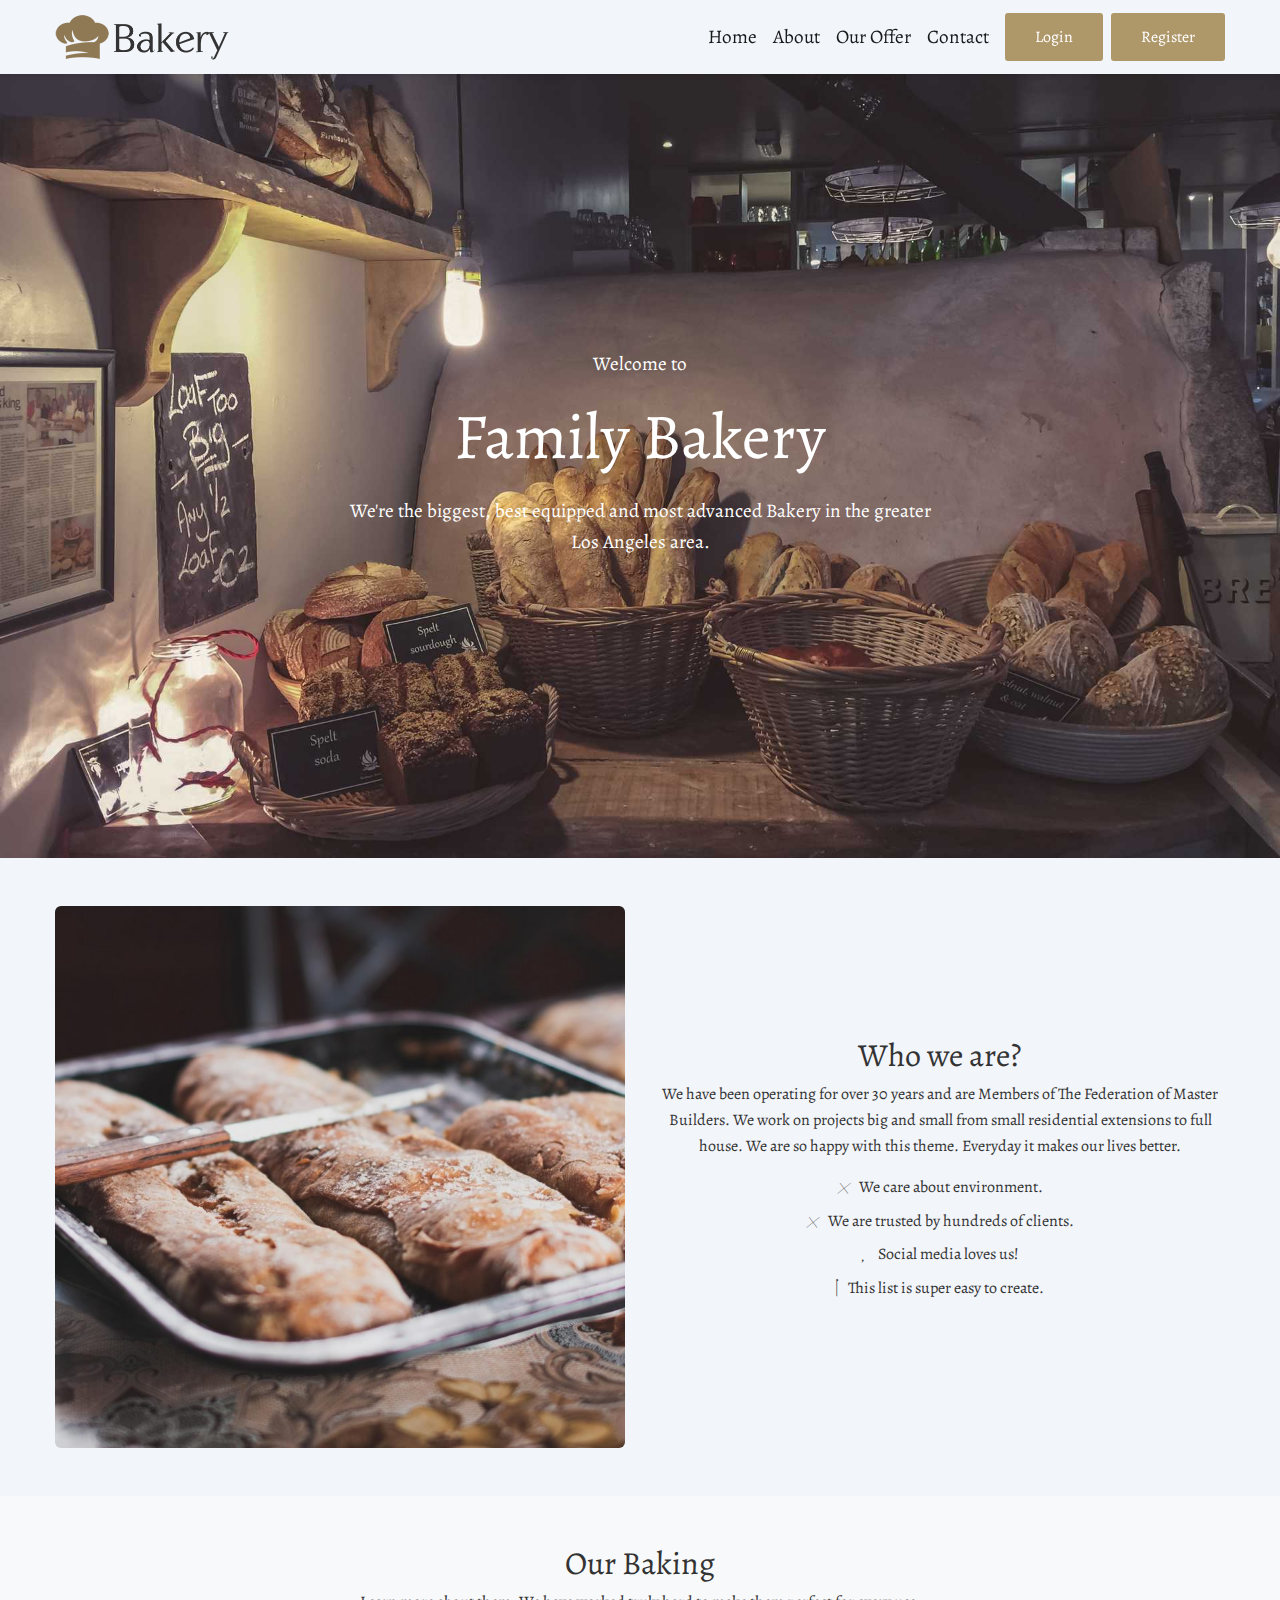
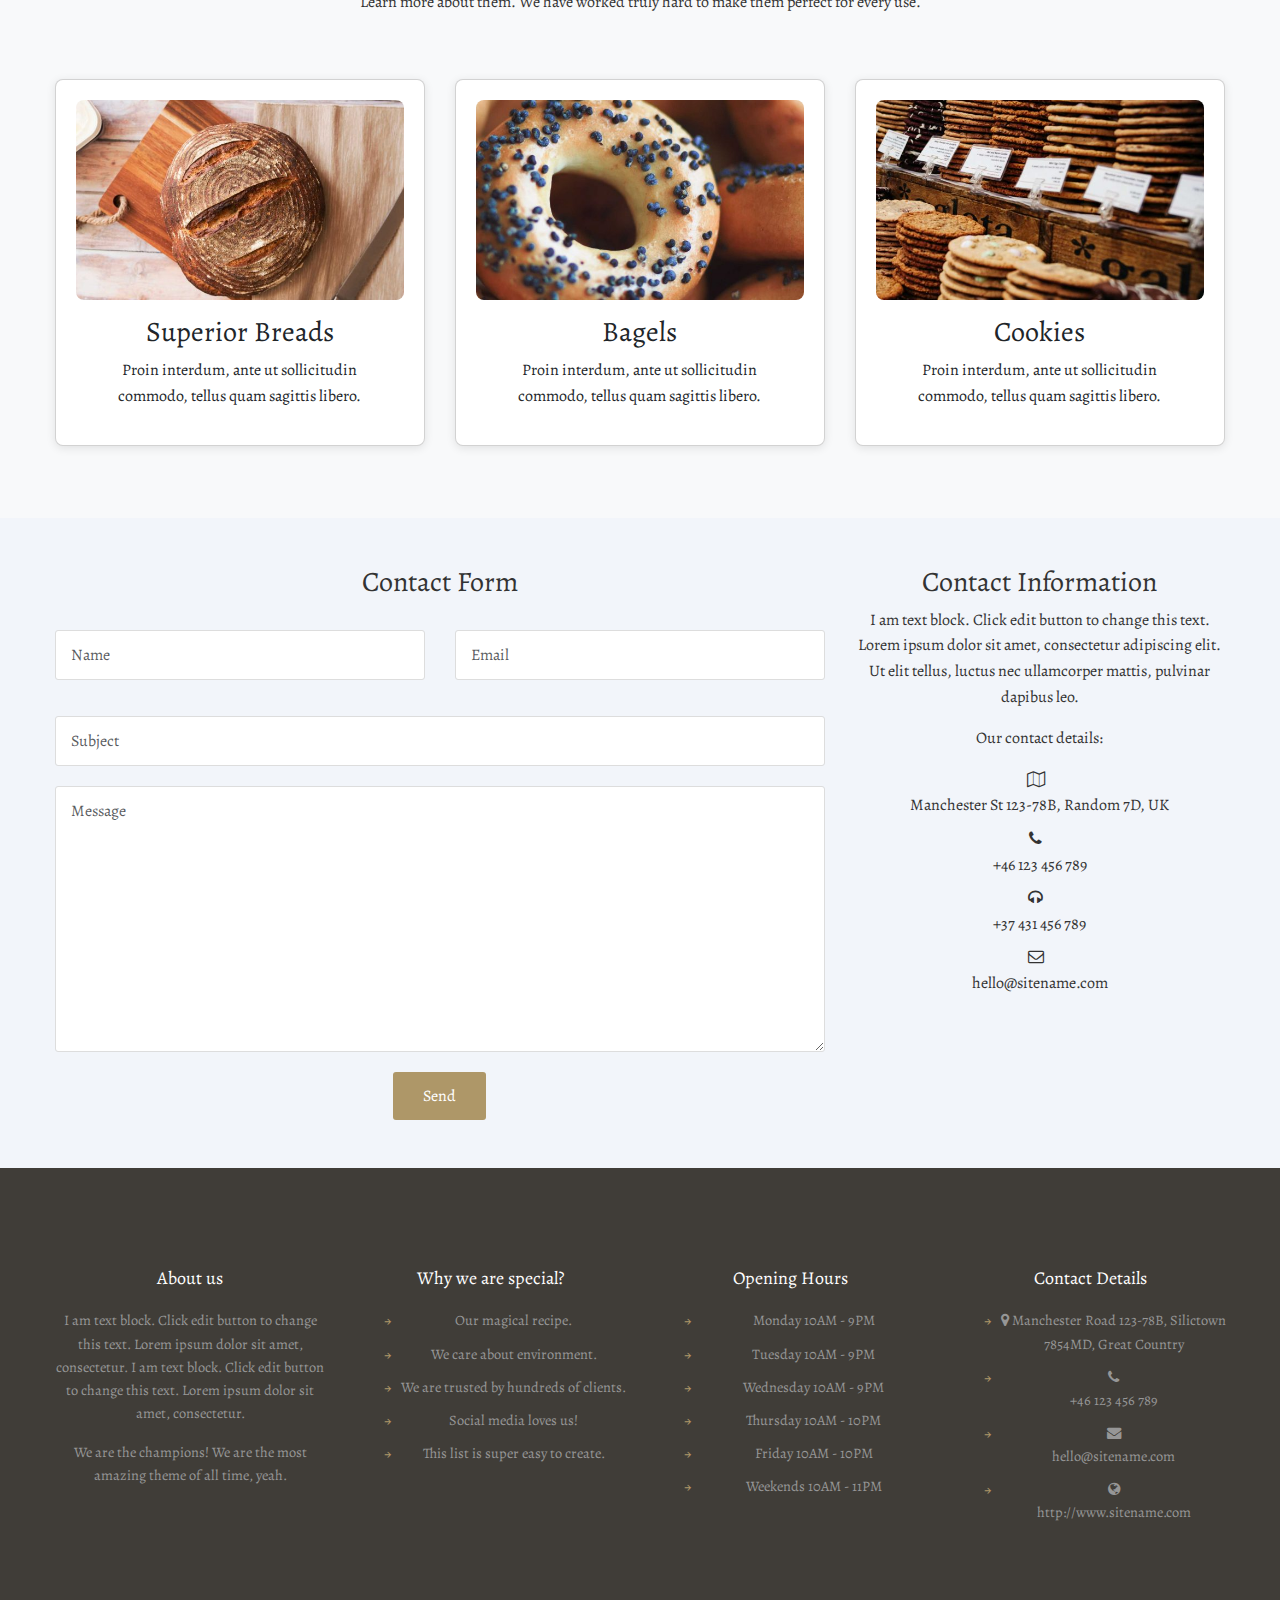
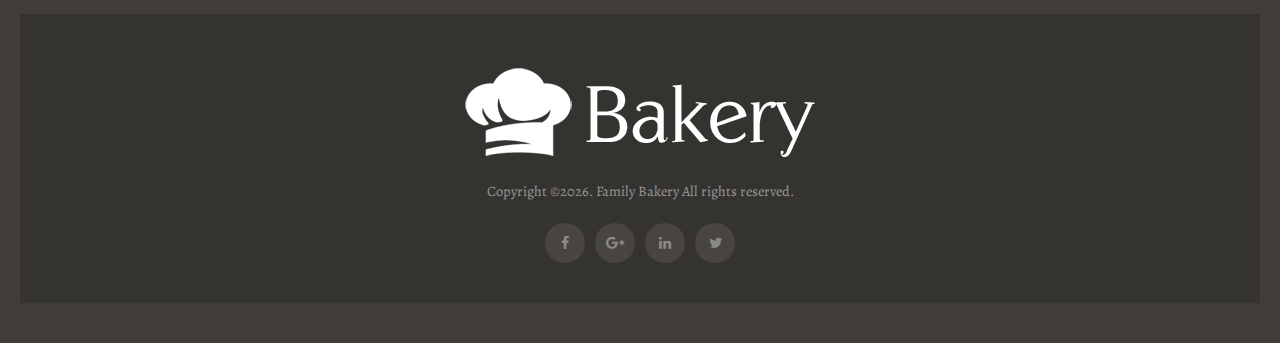
<file: index.html>
<!DOCTYPE html>
<html lang="en">

<head>
  <meta charset="UTF-8">
  <meta name="viewport" content="width=device-width, initial-scale=1.0">
  <title>Bakery Home</title>
  <link href="https://fonts.googleapis.com/css?family=Alegreya+Sans:400|Alegreya:400&display=swap" rel="stylesheet">
  <link rel="stylesheet" href="https://cdnjs.cloudflare.com/ajax/libs/font-awesome/4.7.0/css/font-awesome.min.css">
  <link href="https://cdn.jsdelivr.net/npm/bootstrap@5.3.0/dist/css/bootstrap.min.css" rel="stylesheet">
  <link rel="stylesheet" href="assets/css/style.css">
</head>

<body>
  <header>
    <nav class="navbar navbar-expand-lg active z-3 position-fixed top-0 w-100">
      <div class="container">
        <a class="navbar-brand" href="/">
          <img src="./bakery-color.png" alt="Bakery Logo" id="logo-img" class="img-fluid" style="max-height: 48px;">
        </a>
        <button class="navbar-toggler" type="button" data-bs-toggle="collapse" data-bs-target="#navbarSupportedContent"
          aria-controls="navbarSupportedContent" aria-expanded="false" aria-label="Toggle navigation">
          <span class="navbar-toggler-icon"></span>
        </button>
        <div class="collapse navbar-collapse" id="navbarSupportedContent">
          <ul class="navbar-nav ms-auto mb-2 mb-lg-0">
            <li class="nav-item">
              <a class="nav-link" aria-current="page" href="/">Home</a>
            </li>
            <li class="nav-item">
              <a class="nav-link" href="./assets/pages/About/index.html">About</a>
            </li>
            <li class="nav-item">
              <a class="nav-link" href="./assets/pages/Our Offer/offer.html">Our Offer</a>
            </li>
            <li class="nav-item">
              <a class="nav-link" href="./assets/pages/Contact/content.html">Contact</a>
            </li>
          </ul>
          <div class="d-flex">
            <a href="./assets/pages/Sign-Login/sign.html" class="btn btn-primary ms-2">Login</a>
            <a href="./assets/pages/Sign-Login/sign.html" class="btn btn-secondary ms-2">Register</a>
          </div>
        </div>
      </div>
    </nav>
  </header>

  <section class="home position-relative mt-5">
    <div class="container">
      <div class="row min-vh-100 align-items-center text-center">
        <div class="text-center">
          <p>Welcome to</p>
          <h1>Family Bakery</h1>
          <p>We're the biggest, best equipped and most advanced Bakery in the greater Los Angeles area.</p>
        </div>
      </div>
    </div>
  </section>

  <section id="about" class="py-5">
    <div class="container">
      <div class="row align-items-center">
        <div class="col-md-6 mb-4 mb-md-0">
          <img src="./assets/images/freshbread.jpg" alt="Fresh Bread" class="img-fluid rounded">
        </div>
        <div class="col-md-6">
          <h2>Who we are?</h2>
          <p>We have been operating for over 30 years and are Members of The Federation of Master Builders. We work on
            projects big and small from small residential extensions to full house. We are so happy with this theme.
            Everyday it makes our lives better.</p>
          <ul class="list-unstyled">
            <li class="mb-2"><i class="fas fa-leaf me-2"></i> We care about environment.</li>
            <li class="mb-2"><i class="fas fa-users me-2"></i> We are trusted by hundreds of clients.</li>
            <li class="mb-2"><i class="fas fa-heart me-2"></i> Social media loves us!</li>
            <li class="mb-2"><i class="fas fa-check me-2"></i> This list is super easy to create.</li>
          </ul>
        </div>
      </div>
    </div>
  </section>

  <section id="products" class="py-5 bg-light">
    <div class="container">
      <div class="row text-center mb-5">
        <div class="col-12">
          <h2>Our Baking</h2>
          <p>Learn more about them. We have worked truly hard to make them perfect for every use.</p>
        </div>
      </div>
      <div class="row">
        <div class="col-md-4 mb-4">
          <div class="card h-100">
            <img src="./assets/images/ben-garratt.jpg" alt="Bread" class="card-img-top">
            <div class="card-body">
              <h3 class="card-title">Superior Breads</h3>
              <p class="card-text">Proin interdum, ante ut sollicitudin commodo, tellus quam sagittis libero.</p>
            </div>
          </div>
        </div>
        <div class="col-md-4 mb-4">
          <div class="card h-100">
            <img src="./assets/images/stas-ovsky.jpg" alt="Bagels" class="card-img-top">
            <div class="card-body">
              <h3 class="card-title">Bagels</h3>
              <p class="card-text">Proin interdum, ante ut sollicitudin commodo, tellus quam sagittis libero.</p>
            </div>
          </div>
        </div>
        <div class="col-md-4 mb-4">
          <div class="card h-100">
            <img src="./assets/images/clem-onojeghuo.jpg" alt="Cookies" class="card-img-top">
            <div class="card-body">
              <h3 class="card-title">Cookies</h3>
              <p class="card-text">Proin interdum, ante ut sollicitudin commodo, tellus quam sagittis libero.</p>
            </div>
          </div>
        </div>
      </div>
    </div>
  </section>

  <section id="contact" class="py-5">
    <div class="container">
      <div class="row">
        <div class="col-md-8 mb-4 mb-md-0">
          <h3>Contact Form</h3>
          <div class="contact-form-holder">
            <form id="contact-form" role="form" method="post">
              <div class="row mb-3">
                <div class="col-md-6 mb-3 mb-md-0">
                  <input type="text" name="name" id="name" class="form-control" placeholder="Name" required>
                </div>
                <div class="col-md-6">
                  <input type="email" name="email" id="email" class="form-control" placeholder="Email" required>
                </div>
              </div>
              <div class="mb-3">
                <input type="text" id="subject" name="subject" class="form-control" placeholder="Subject" required>
              </div>
              <div class="mb-3">
                <textarea cols="40" rows="10" class="form-control" id="message" name="message" placeholder="Message"
                  required></textarea>
              </div>
              <button type="submit" class="btn btn-primary">Send</button>
            </form>
          </div>
        </div>

        <div class="col-md-4">
          <h3>Contact Information</h3>
          <p>I am text block. Click edit button to change this text. Lorem ipsum dolor sit amet, consectetur
            adipiscing elit. Ut elit tellus, luctus nec ullamcorper mattis, pulvinar dapibus leo.</p>
          <p>Our contact details:</p>

          <ul class="list-unstyled">
            <li class="mb-2"><i class="fa fa-map-o me-2"></i><span>Manchester St 123-78B, Random 7D, UK</span></li>
            <li class="mb-2"><i class="fa fa-phone me-2"></i><span>+46 123 456 789</span></li>
            <li class="mb-2"><i class="fa fa-headphones me-2"></i><span>+37 431 456 789</span></li>
            <li class="mb-2"><i class="fa fa-envelope-o me-2"></i><span>hello@sitename.com</span></li>
          </ul>
        </div>
      </div>
    </div>
  </section>

  <!-- Footer -->
  <footer>
    <div class="footer-main">
      <div class="container">
        <div class="row">
          <div class="col-md-3">
            <div class="footer-widget">
              <h4>About us</h4>
              <p>I am text block. Click edit button to change this text. Lorem ipsum dolor sit amet,
                consectetur. I am
                text block. Click edit button to change this text. Lorem ipsum dolor sit amet,
                consectetur.
              </p>
              <p>We are the champions! We are the most amazing theme of all time, yeah.</p>
            </div>
          </div>

          <div class="col-md-3">
            <div class="footer-widget">
              <h4>Why we are special?</h4>
              <ul>
                <li>Our magical recipe.</li>
                <li>We care about environment.</li>
                <li>We are trusted by hundreds of clients.</li>
                <li>Social media loves us!</li>
                <li>This list is super easy to create.</li>
              </ul>
            </div>
          </div>

          <div class="col-md-3">
            <div class="footer-widget">
              <h4>Opening Hours</h4>
              <ul>
                <li>Monday 10AM - 9PM</li>
                <li>Tuesday 10AM - 9PM</li>
                <li>Wednesday 10AM - 9PM</li>
                <li>Thursday 10AM - 10PM</li>
                <li>Friday 10AM - 10PM</li>
                <li>Weekends 10AM - 11PM</li>
              </ul>
            </div>
          </div>

          <div class="col-md-3">
            <div class="footer-widget">
              <h4>Contact Details</h4>
              <ul>
                <li><i class="fa fa-map-marker"></i> Manchester Road 123-78B, Silictown 7854MD, Great
                  Country</li>
                <li><i class="fa fa-phone"></i> <a href="tel:+46123456789">+46 123 456 789</a></li>
                <li><i class="fa fa-envelope"></i> <a href="mailto:hello@sitename.com">hello@sitename.com</a></li>
                <li><i class="fa fa-globe"></i> <a href="http://www.sitename.com">http://www.sitename.com</a></li>
              </ul>
            </div>
          </div>
        </div>
      </div>
    </div>

    <div class="footer-bottom">
      <div class="container">
        <div class="footer-image d-flex justify-content-center">
          <img src="./assets/images/footer.png" alt="Engage Bakery">
        </div>
        <p class="copyright d-flex justify-content-center">
          Copyright &copy; <span id="current-year"></span>. Family Bakery All rights reserved.
        </p>
        <script>
          document.addEventListener('DOMContentLoaded', function () {
            document.getElementById('current-year').textContent = new Date().getFullYear();
          });
        </script>

        <div class="social-icons">
          <a href="#" class="icon-facebook"><i class="fa fa-facebook"></i></a>
          <a href="#" class="icon-google-plus"><i class="fa fa-google-plus"></i></a>
          <a href="#" class="icon-linkedin"><i class="fa fa-linkedin"></i></a>
          <a href="#" class="icon-twitter"><i class="fa fa-twitter"></i></a>
        </div>
      </div>
    </div>
  </footer>

  <script src="https://cdn.jsdelivr.net/npm/bootstrap@5.3.0/dist/js/bootstrap.bundle.min.js"></script>
</body>

</html>
</file>
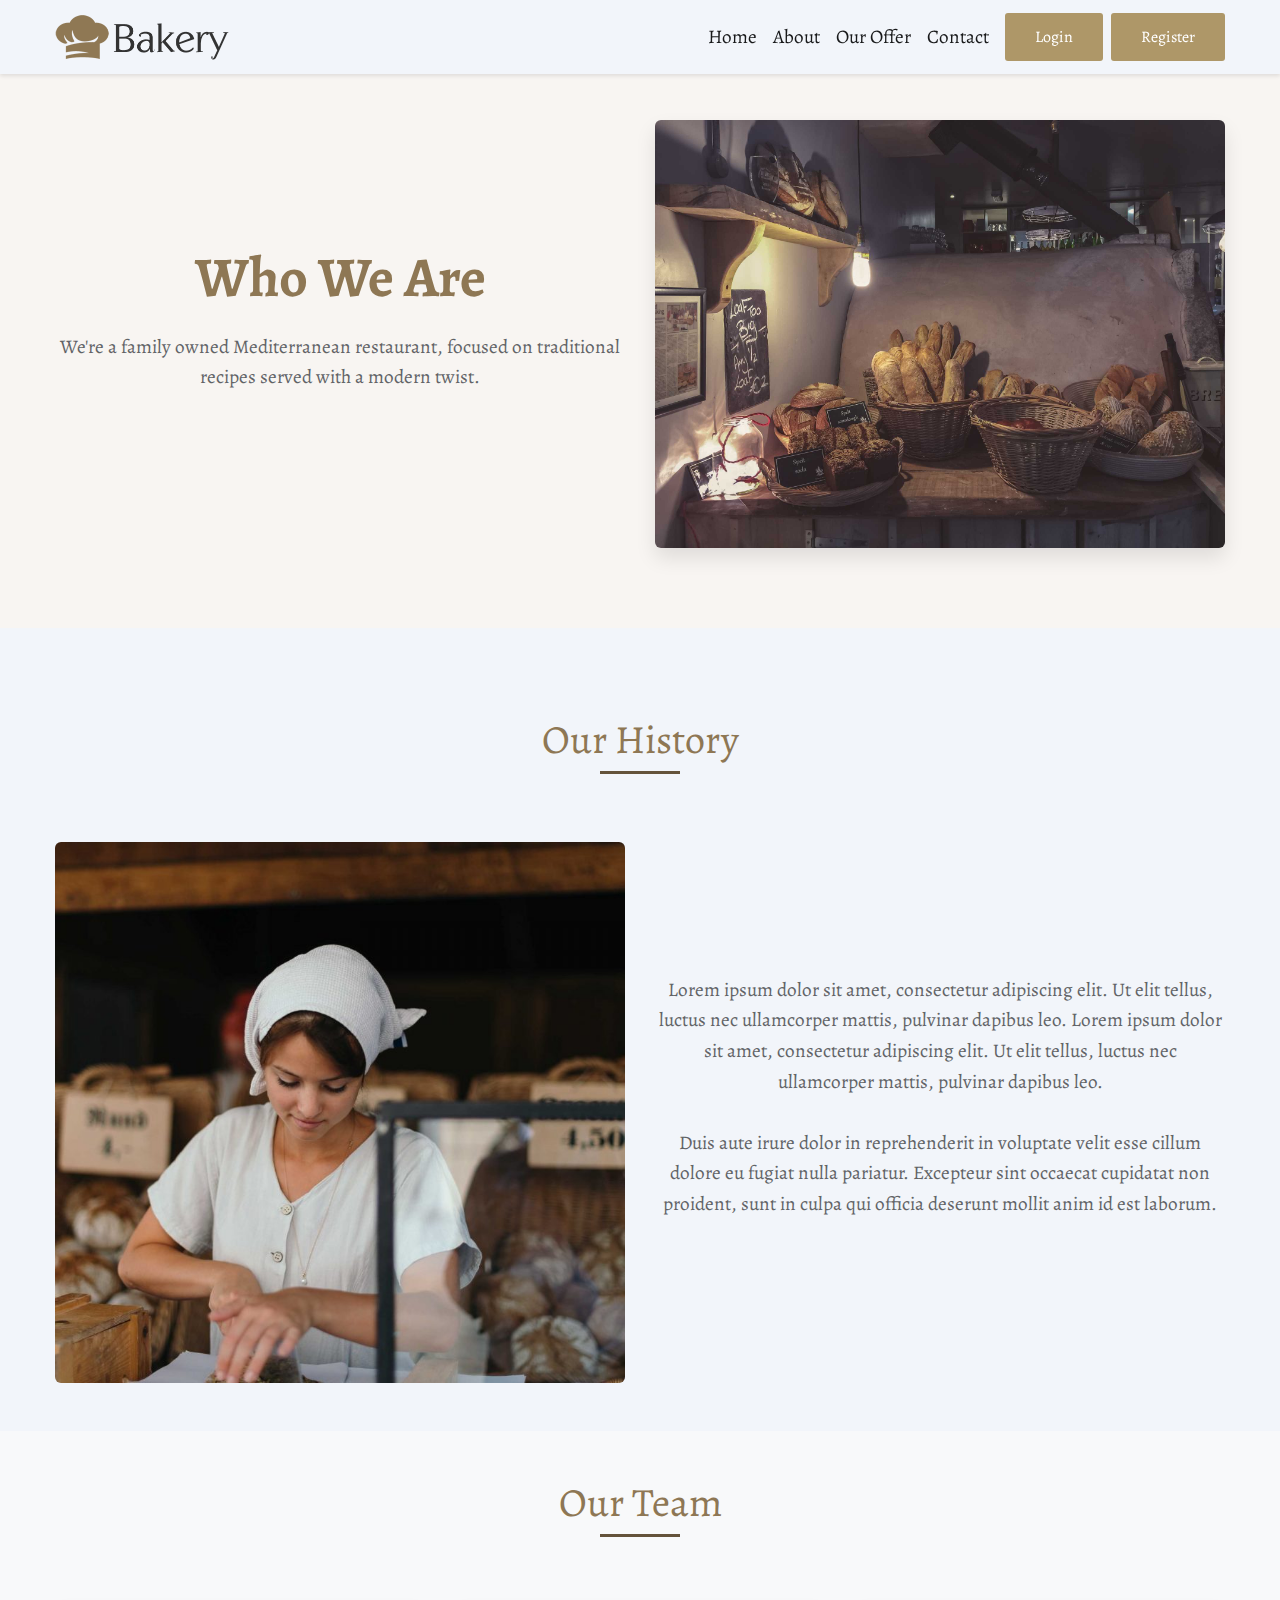
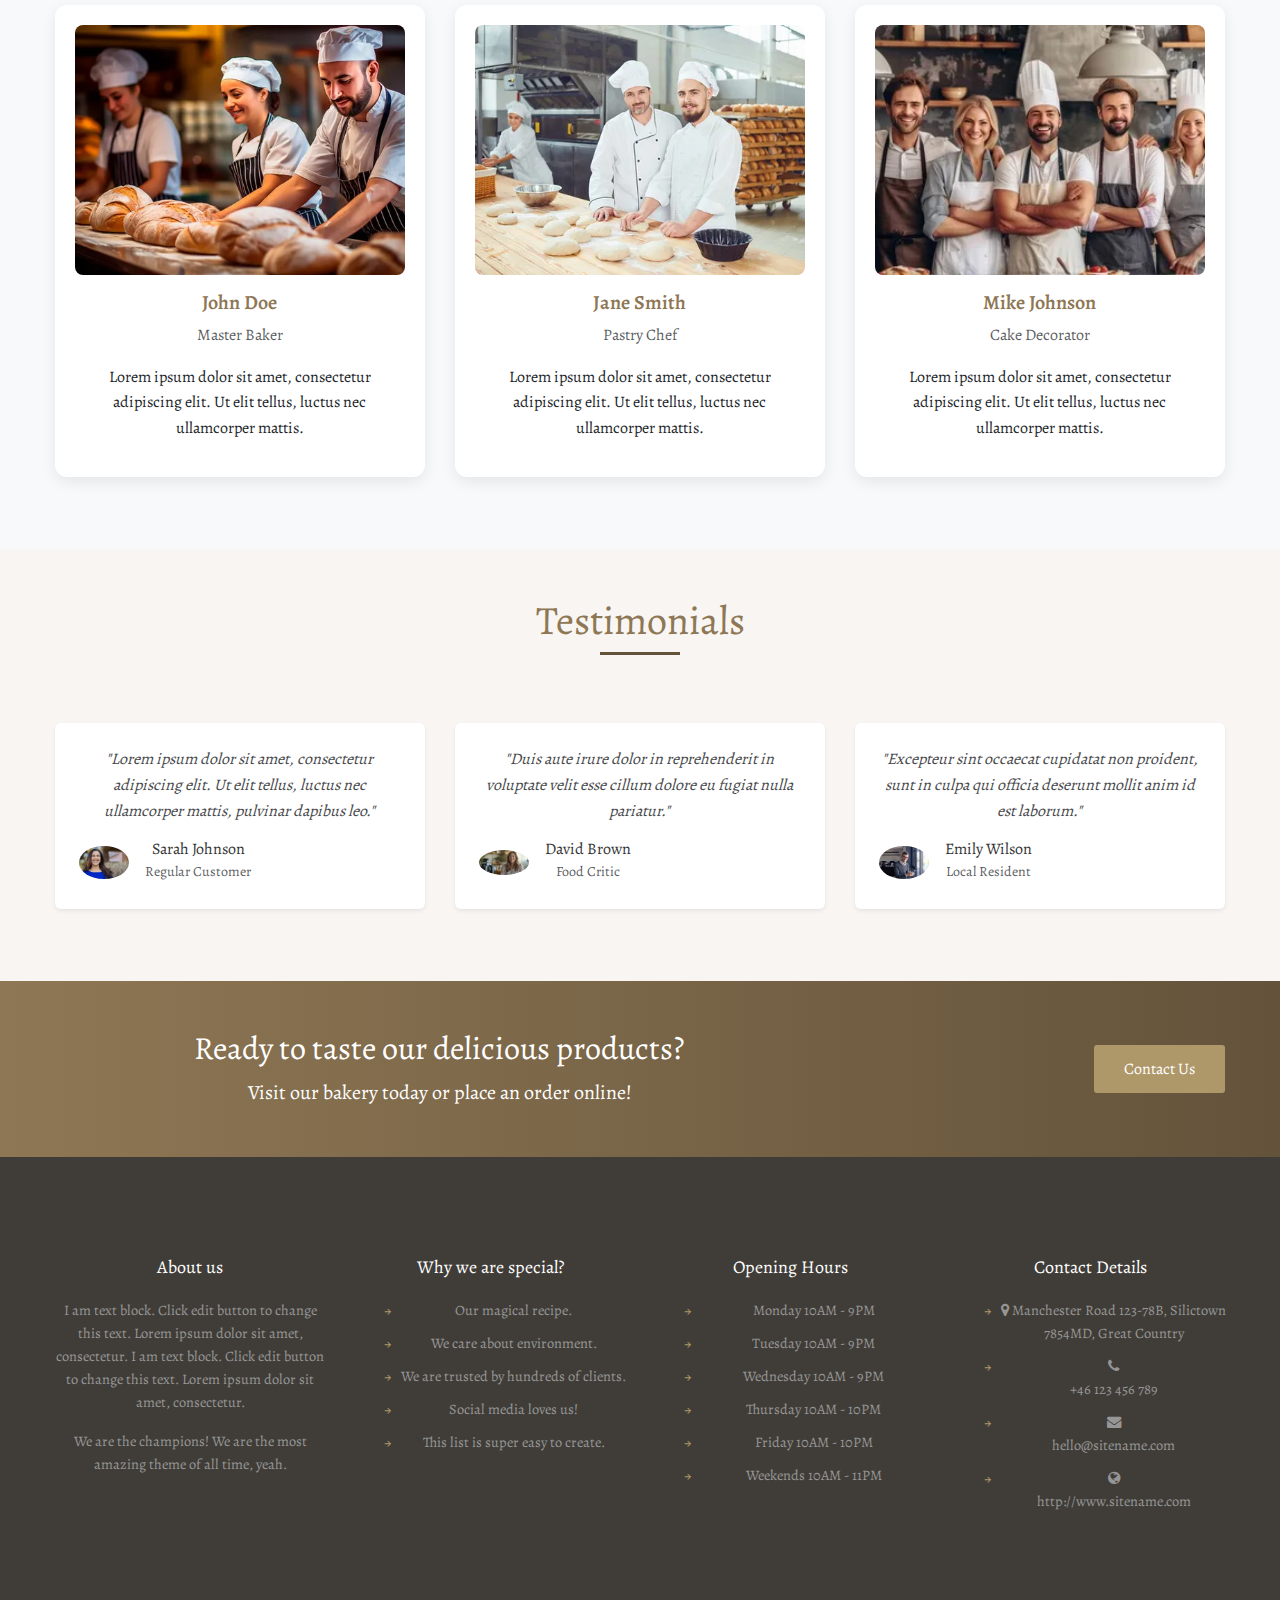
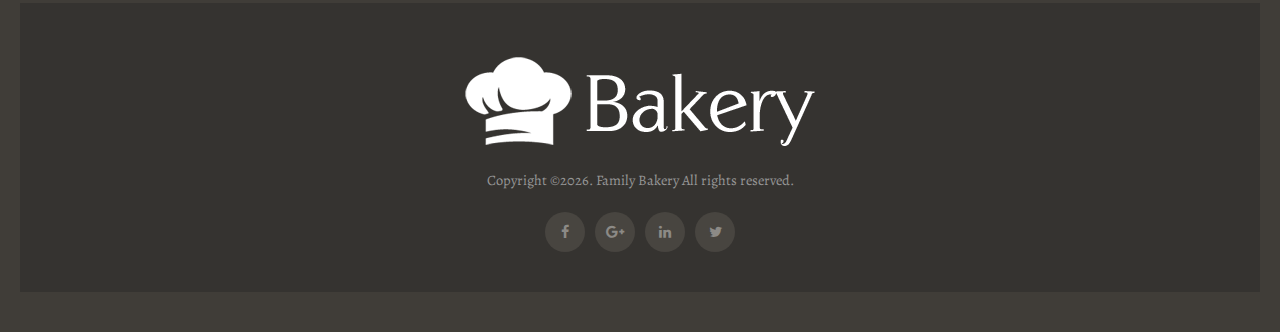
<file: assets/pages/About/index.html>
<!DOCTYPE html>
<html lang="en">

<head>
    <meta charset="UTF-8">
    <meta name="viewport" content="width=device-width, initial-scale=1.0">
    <title>About</title>
    <link href="https://fonts.googleapis.com/css?family=Alegreya+Sans:400|Alegreya:400&display=swap" rel="stylesheet">
    <link rel="stylesheet" href="https://cdnjs.cloudflare.com/ajax/libs/font-awesome/4.7.0/css/font-awesome.min.css">
    <link href="https://cdn.jsdelivr.net/npm/bootstrap@5.3.0/dist/css/bootstrap.min.css" rel="stylesheet">
    <link rel="stylesheet" href="../../css/style.css">
</head>

<body>

    <header>
        <nav class="navbar navbar-expand-lg z-3 position-fixed top-0 w-100 active">
            <div class="container">
                <a class="navbar-brand" href="../../../index.html">
                    <img src="../../../bakery-color.png" alt="Bakery Logo" id="logo-img" class="img-fluid"
                        style="max-height: 48px;">
                </a>
                <button class="navbar-toggler" type="button" data-bs-toggle="collapse"
                    data-bs-target="#navbarSupportedContent" aria-controls="navbarSupportedContent"
                    aria-expanded="false" aria-label="Toggle navigation">
                    <span class="navbar-toggler-icon"></span>
                </button>
                <div class="collapse navbar-collapse" id="navbarSupportedContent">
                    <ul class="navbar-nav ms-auto mb-2 mb-lg-0">
                        <li class="nav-item">
                            <a class="nav-link" aria-current="page" href="../../../index.html">Home</a>
                        </li>
                        <li class="nav-item">
                            <a class="nav-link" href="../About/index.html">About</a>
                        </li>
                        <li class="nav-item">
                            <a class="nav-link" href="../Our Offer/offer.html">Our Offer</a>
                        </li>
                        <li class="nav-item">
                            <a class="nav-link" href="../Contact/content.html">Contact</a>
                        </li>
                    </ul>
                    <div class="d-flex">
                        <a href="../Sign-Login/sign.html" class="btn btn-primary ms-2">Login</a>
                        <a href="../Sign-Login/sign.html" class="btn btn-secondary ms-2">Register</a>
                    </div>
                </div>
            </div>
        </nav>
    </header>
    <main>
        <!-- Hero Section -->
        <section class="hero-section ">
            <div class="container">
                <div class="row align-items-center">
                    <div class="col-md-6">
                        <h1 class="display-4 fw-bold">Who We Are</h1>
                        <p class="lead">We're a family owned Mediterranean restaurant, focused on traditional recipes
                            served with a modern twist.</p>
                    </div>
                    <div class="col-md-6">
                        <img src="../../images/bakery.jpg" alt="Our Bakery" class="img-fluid rounded">
                    </div>
                </div>
            </div>
        </section>

        <!-- Our History Section -->
        <section class="our-history py-5">
            <div class="container">
                <div class="row">
                    <div class="col-12 text-center mb-5">
                        <h2 class="section-title">Our History</h2>
                    </div>
                </div>
                <div class="row align-items-center">
                    <div class="col-md-6">
                        <img src="../../images/history.jpg" alt="Our History" class="img-fluid rounded">
                    </div>
                    <div class="col-md-6">
                        <p>Lorem ipsum dolor sit amet, consectetur adipiscing elit. Ut elit tellus, luctus nec
                            ullamcorper mattis, pulvinar dapibus leo. Lorem ipsum dolor sit amet, consectetur adipiscing
                            elit. Ut elit tellus, luctus nec ullamcorper mattis, pulvinar dapibus leo.</p>
                        <p>Duis aute irure dolor in reprehenderit in voluptate velit esse cillum dolore eu fugiat nulla
                            pariatur. Excepteur sint occaecat cupidatat non proident, sunt in culpa qui officia deserunt
                            mollit anim id est laborum.</p>
                    </div>
                </div>
            </div>
        </section>

        <!-- Our Team Section -->
        <section class="our-team py-5 bg-light">
            <div class="container">
                <div class="row">
                    <div class="col-12 text-center mb-5">
                        <h2 class="section-title">Our Team</h2>
                    </div>
                </div>
                <div class="row">
                    <div class="col-md-4 mb-4">
                        <div class="card team-card">
                            <img src="../../images/team-1.webp" class="card-img-top" alt="Team Member">
                            <div class="card-body text-center">
                                <h5 class="card-title">John Doe</h5>
                                <p class="card-text text-muted">Master Baker</p>
                                <p class="card-text">Lorem ipsum dolor sit amet, consectetur adipiscing elit. Ut elit
                                    tellus, luctus nec ullamcorper mattis.</p>
                            </div>
                        </div>
                    </div>
                    <div class="col-md-4 mb-4">
                        <div class="card team-card">
                            <img src="../../images/team-2.webp" class="card-img-top" alt="Team Member">
                            <div class="card-body text-center">
                                <h5 class="card-title">Jane Smith</h5>
                                <p class="card-text text-muted">Pastry Chef</p>
                                <p class="card-text">Lorem ipsum dolor sit amet, consectetur adipiscing elit. Ut elit
                                    tellus, luctus nec ullamcorper mattis.</p>
                            </div>
                        </div>
                    </div>
                    <div class="col-md-4 mb-4">
                        <div class="card team-card">
                            <img src="../../images/team-3.webp" class="card-img-top" alt="Team Member">
                            <div class="card-body text-center">
                                <h5 class="card-title">Mike Johnson</h5>
                                <p class="card-text text-muted">Cake Decorator</p>
                                <p class="card-text">Lorem ipsum dolor sit amet, consectetur adipiscing elit. Ut elit
                                    tellus, luctus nec ullamcorper mattis.</p>
                            </div>
                        </div>
                    </div>
                </div>
            </div>
        </section>

        <!-- Testimonials Section -->
        <section class="testimonials py-5">
            <div class="container">
                <div class="row">
                    <div class="col-12 text-center mb-5">
                        <h2 class="section-title">Testimonials</h2>
                    </div>
                </div>
                <div class="row">
                    <div class="col-md-4 mb-4">
                        <div class="testimonial-card p-4 bg-white rounded shadow-sm">
                            <div class="testimonial-content">
                                <p class="mb-3">"Lorem ipsum dolor sit amet, consectetur adipiscing elit. Ut elit
                                    tellus, luctus nec ullamcorper mattis, pulvinar dapibus leo."</p>
                                <div class="d-flex align-items-center">
                                    <img src="../../images/testimonial-1.webp" alt="Customer"
                                        class="rounded-circle me-3" width="50">
                                    <div>
                                        <h6 class="mb-0">Sarah Johnson</h6>
                                        <small class="text-muted">Regular Customer</small>
                                    </div>
                                </div>
                            </div>
                        </div>
                    </div>
                    <div class="col-md-4 mb-4">
                        <div class="testimonial-card p-4 bg-white rounded shadow-sm">
                            <div class="testimonial-content">
                                <p class="mb-3">"Duis aute irure dolor in reprehenderit in voluptate velit esse cillum
                                    dolore eu fugiat nulla pariatur."</p>
                                <div class="d-flex align-items-center">
                                    <img src="../../images/testimonial-2.webp" alt="Customer"
                                        class="rounded-circle me-3" width="50">
                                    <div>
                                        <h6 class="mb-0">David Brown</h6>
                                        <small class="text-muted">Food Critic</small>
                                    </div>
                                </div>
                            </div>
                        </div>
                    </div>
                    <div class="col-md-4 mb-4">
                        <div class="testimonial-card p-4 bg-white rounded shadow-sm">
                            <div class="testimonial-content">
                                <p class="mb-3">"Excepteur sint occaecat cupidatat non proident, sunt in culpa qui
                                    officia deserunt mollit anim id est laborum."</p>
                                <div class="d-flex align-items-center">
                                    <img src="../../images/testimonial-3.webp" alt="Customer"
                                        class="rounded-circle me-3" width="50">
                                    <div>
                                        <h6 class="mb-0">Emily Wilson</h6>
                                        <small class="text-muted">Local Resident</small>
                                    </div>
                                </div>
                            </div>
                        </div>
                    </div>
                </div>
            </div>
        </section>

        <!-- Contact CTA Section -->
        <section class="contact-cta py-5 bg-primary text-white">
            <div class="container">
                <div class="row align-items-center">
                    <div class="col-md-8">
                        <h2>Ready to taste our delicious products?</h2>
                        <p class="lead mb-0">Visit our bakery today or place an order online!</p>
                    </div>
                    <div class="col-md-4 text-md-end mt-3 mt-md-0">
                        <a href="../Contact/content.html" class="btn btn-light btn-lg">Contact Us</a>
                    </div>
                </div>
            </div>
        </section>
    </main>

    <!-- Footer -->
    <footer>
        <div class="footer-main">
            <div class="container">
                <div class="row">
                    <div class="col-md-3">
                        <div class="footer-widget">
                            <h4>About us</h4>
                            <p>I am text block. Click edit button to change this text. Lorem ipsum dolor sit amet,
                                consectetur. I am
                                text block. Click edit button to change this text. Lorem ipsum dolor sit amet,
                                consectetur.
                            </p>
                            <p>We are the champions! We are the most amazing theme of all time, yeah.</p>
                        </div>
                    </div>

                    <div class="col-md-3">
                        <div class="footer-widget">
                            <h4>Why we are special?</h4>
                            <ul>
                                <li>Our magical recipe.</li>
                                <li>We care about environment.</li>
                                <li>We are trusted by hundreds of clients.</li>
                                <li>Social media loves us!</li>
                                <li>This list is super easy to create.</li>
                            </ul>
                        </div>
                    </div>

                    <div class="col-md-3">
                        <div class="footer-widget">
                            <h4>Opening Hours</h4>
                            <ul>
                                <li>Monday 10AM - 9PM</li>
                                <li>Tuesday 10AM - 9PM</li>
                                <li>Wednesday 10AM - 9PM</li>
                                <li>Thursday 10AM - 10PM</li>
                                <li>Friday 10AM - 10PM</li>
                                <li>Weekends 10AM - 11PM</li>
                            </ul>
                        </div>
                    </div>

                    <div class="col-md-3">
                        <div class="footer-widget">
                            <h4>Contact Details</h4>
                            <ul>
                                <li><i class="fa fa-map-marker"></i> Manchester Road 123-78B, Silictown 7854MD, Great
                                    Country</li>
                                <li><i class="fa fa-phone"></i> <a href="tel:+46123456789">+46 123 456 789</a></li>
                                <li><i class="fa fa-envelope"></i> <a
                                        href="mailto:hello@sitename.com">hello@sitename.com</a></li>
                                <li><i class="fa fa-globe"></i> <a
                                        href="http://www.sitename.com">http://www.sitename.com</a></li>
                            </ul>
                        </div>
                    </div>
                </div>
            </div>
        </div>

        <div class="footer-bottom">
            <div class="container">
                <div class="footer-image d-flex justify-content-center">
                    <img src="../../../assets/images/footer.png" alt="Engage Bakery">
                </div>
                <p class="copyright d-flex justify-content-center">
                    Copyright &copy; <span id="current-year"></span>. Family Bakery All rights reserved.
                </p>
                <script>
                    document.addEventListener('DOMContentLoaded', function () {
                        document.getElementById('current-year').textContent = new Date().getFullYear();
                    });
                </script>

                <div class="social-icons">
                    <a href="#" class="icon-facebook"><i class="fa fa-facebook"></i></a>
                    <a href="#" class="icon-google-plus"><i class="fa fa-google-plus"></i></a>
                    <a href="#" class="icon-linkedin"><i class="fa fa-linkedin"></i></a>
                    <a href="#" class="icon-twitter"><i class="fa fa-twitter"></i></a>
                </div>
            </div>
        </div>
    </footer>
    <script src="../../js/bootstrap.bundle.min.js"></script>
    <script src="../../js/script.js"></script>
</body>

</html>
</file>
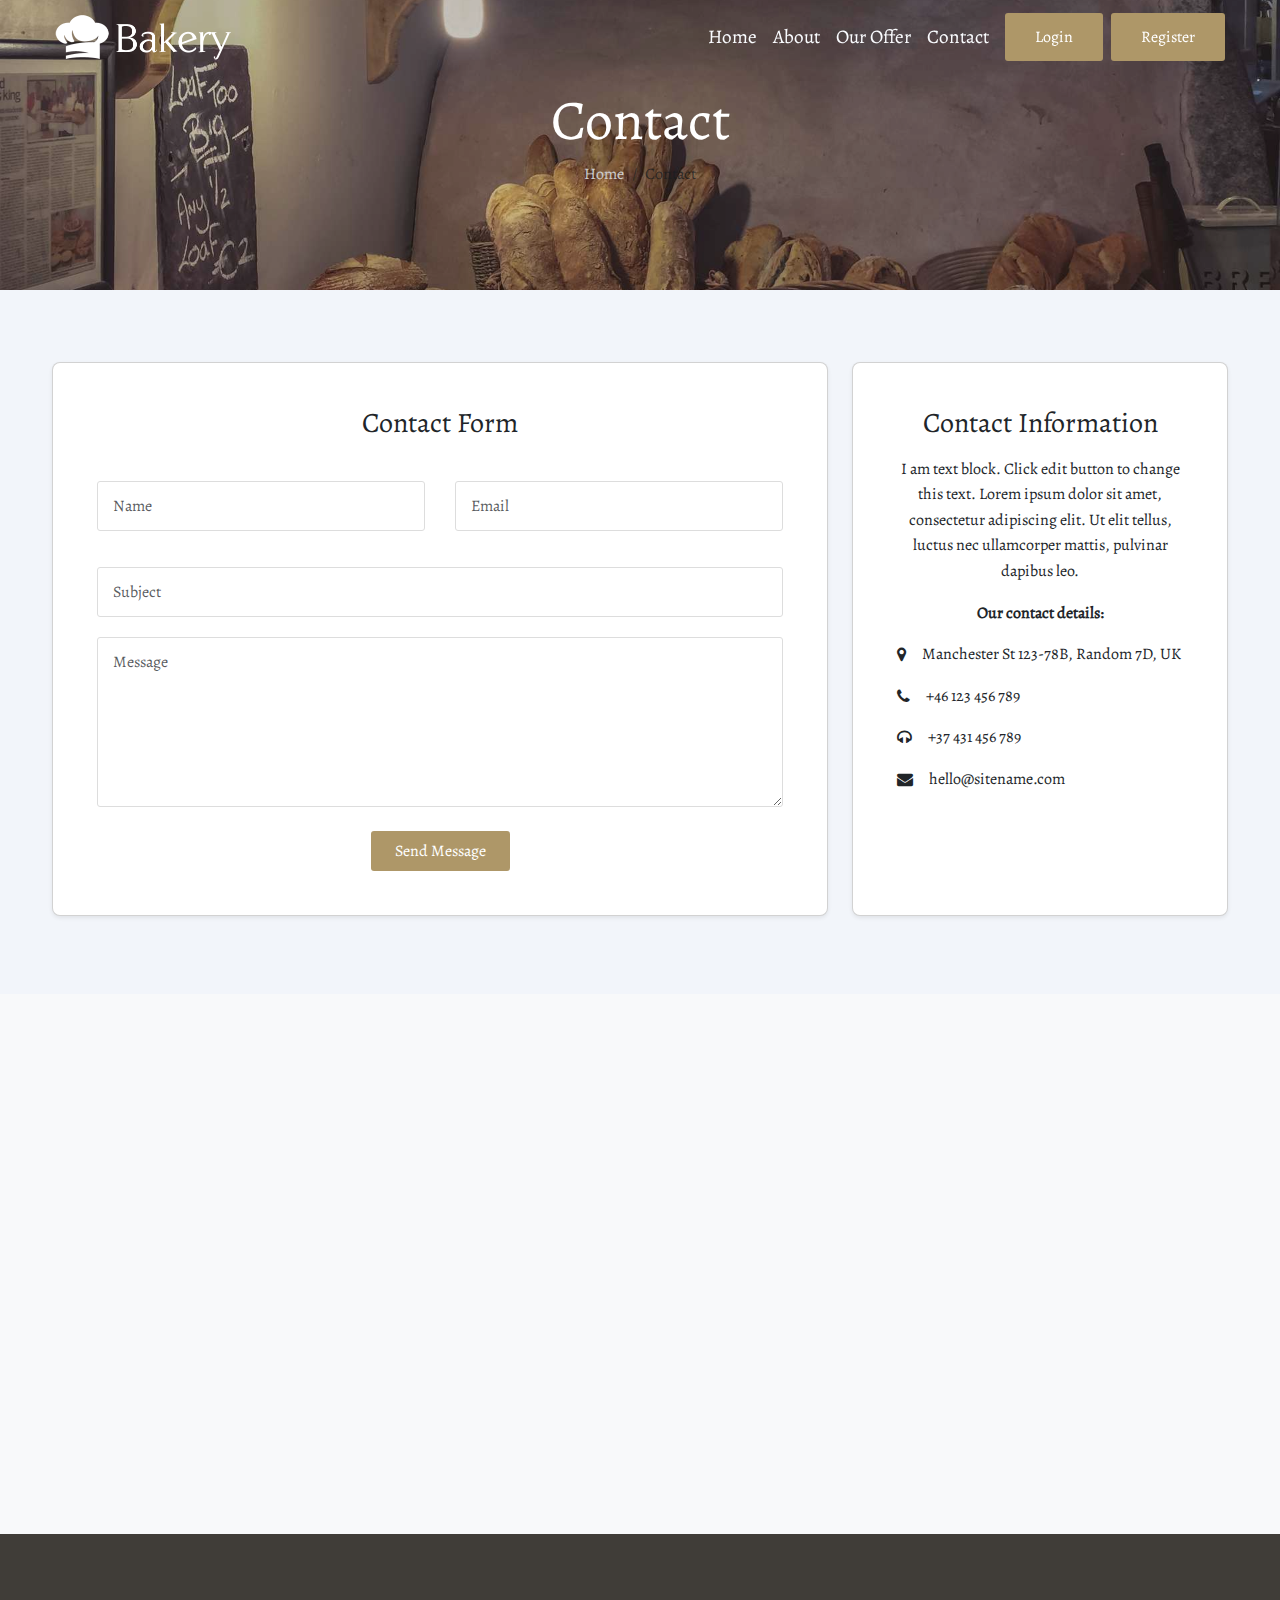
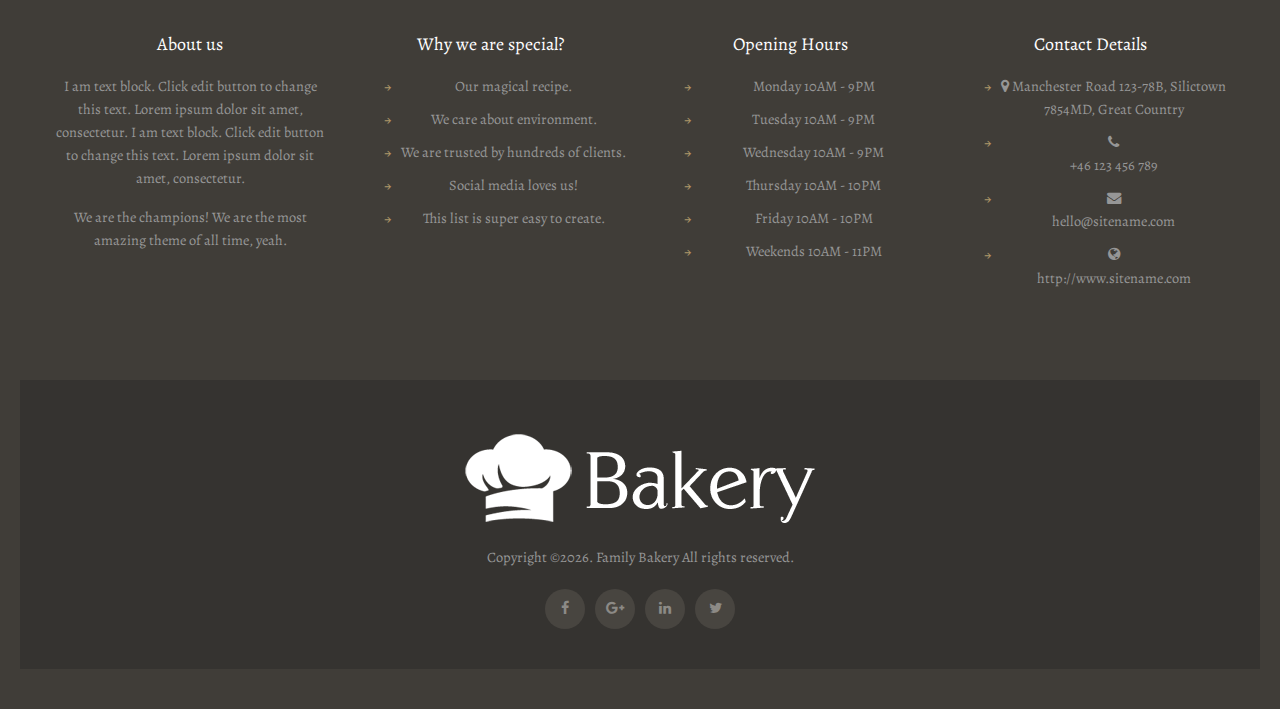
<file: assets/pages/Contact/content.html>
<!DOCTYPE html>
<html lang="en">

<head>
    <meta charset="UTF-8">
    <meta name="viewport" content="width=device-width, initial-scale=1.0">
    <title>Contact - Engage Bakery</title>
    <link rel="stylesheet" href="https://cdnjs.cloudflare.com/ajax/libs/font-awesome/4.7.0/css/font-awesome.min.css">
    <link
        href="https://fonts.googleapis.com/css2?family=Alegreya:wght@400;700&family=Alegreya+Sans:wght@300;400;700&display=swap"
        rel="stylesheet">
    <link href="https://cdn.jsdelivr.net/npm/bootstrap@5.3.0/dist/css/bootstrap.min.css" rel="stylesheet">
    <link rel="stylesheet" href="../../css/style.css">
</head>

<body>

    <header>
        <nav class="navbar navbar-expand-lg z-3 position-fixed top-0 w-100" data-header>
            <div class="container">
                <a class="navbar-brand" href="../../../index.html">
                    <img src="../../../logo.png" alt="Bakery Logo" id="logo-img" class="img-fluid"
                        style="max-height: 48px;">
                </a>
                <button class="navbar-toggler" type="button" data-bs-toggle="collapse"
                    data-bs-target="#navbarSupportedContent" aria-controls="navbarSupportedContent"
                    aria-expanded="false" aria-label="Toggle navigation">
                    <span class="navbar-toggler-icon"></span>
                </button>
                <div class="collapse navbar-collapse" id="navbarSupportedContent">
                    <ul class="navbar-nav ms-auto mb-2 mb-lg-0">
                        <li class="nav-item">
                            <a class="nav-link" aria-current="page" href="../../../index.html">Home</a>
                        </li>
                        <li class="nav-item">
                            <a class="nav-link" href="../About/index.html">About</a>
                        </li>
                        <li class="nav-item">
                            <a class="nav-link" href="../Our Offer/offer.html">Our Offer</a>
                        </li>
                        <li class="nav-item">
                            <a class="nav-link" href="../Contact/content.html">Contact</a>
                        </li>
                    </ul>
                    <div class="d-flex">
                        <a href="../Sign-Login/sign.html" class="btn btn-primary ms-2">Login</a>
                        <a href="../Sign-Login/sign.html" class="btn btn-secondary ms-2">Register</a>
                    </div>
                </div>
            </div>
        </nav>
    </header>

    <!-- Page Title -->
    <section class="page-title py-5">
        <div class="container">
            <div class="row">
                <div class="col-12 text-center">
                    <h1 class="display-4">Contact</h1>
                    <nav aria-label="breadcrumb">
                        <ol class="breadcrumb justify-content-center">
                            <li class="breadcrumb-item"><a href="/">Home</a></li>
                            <li class="breadcrumb-item active" aria-current="page">Contact</li>
                        </ol>
                    </nav>
                </div>
            </div>
        </div>
    </section>

    <!-- Contact Form Section -->
    <section class="contact-section py-5">
        <div class="container">
            <div class="row g-4">
                <div class="col-lg-8">
                    <div class="card shadow-sm h-100">
                        <div class="card-body p-4">
                            <h3 class="card-title mb-4">Contact Form</h3>

                            <form id="contact-form" class="needs-validation" novalidate>
                                <div class="row g-3 mb-3">
                                    <div class="col-md-6">
                                        <input type="text" name="name" id="name" class="form-control" placeholder="Name"
                                            required>
                                        <div class="invalid-feedback">Please enter your name</div>
                                    </div>
                                    <div class="col-md-6">
                                        <input type="email" name="email" id="email" class="form-control"
                                            placeholder="Email" required>
                                        <div class="invalid-feedback">Please enter a valid email</div>
                                    </div>
                                </div>

                                <div class="mb-3">
                                    <input type="text" id="subject" name="subject" class="form-control"
                                        placeholder="Subject" required>
                                    <div class="invalid-feedback">Please enter a subject</div>
                                </div>

                                <div class="mb-4">
                                    <textarea class="form-control" id="message" name="message" rows="6"
                                        placeholder="Message" required></textarea>
                                    <div class="invalid-feedback">Please enter your message</div>
                                </div>

                                <button type="submit" class="btn btn-primary px-4 py-2">Send Message</button>
                            </form>
                        </div>
                    </div>
                </div>

                <div class="col-lg-4">
                    <div class="card shadow-sm h-100">
                        <div class="card-body p-4">
                            <h3 class="card-title mb-3">Contact Information</h3>
                            <p>I am text block. Click edit button to change this text. Lorem ipsum dolor sit amet,
                                consectetur adipiscing elit. Ut elit tellus, luctus nec ullamcorper mattis, pulvinar
                                dapibus leo.</p>
                            <p class="fw-bold">Our contact details:</p>

                            <ul class="list-unstyled">
                                <li class="d-flex mb-3">
                                    <i class="fa fa-map-marker me-3 mt-1"></i>
                                    <span>Manchester St 123-78B, Random 7D, UK</span>
                                </li>
                                <li class="d-flex mb-3">
                                    <i class="fa fa-phone me-3 mt-1"></i>
                                    <span>+46 123 456 789</span>
                                </li>
                                <li class="d-flex mb-3">
                                    <i class="fa fa-headphones me-3 mt-1"></i>
                                    <span>+37 431 456 789</span>
                                </li>
                                <li class="d-flex mb-3">
                                    <i class="fa fa-envelope me-3 mt-1"></i>
                                    <span>hello@sitename.com</span>
                                </li>
                            </ul>
                        </div>
                    </div>
                </div>
            </div>
        </div>
    </section>

    <!-- Map Section -->
    <section class="map-section py-5 bg-light">
        <div class="container">
            <div class="row">
                <div class="col-12">
                    <div class="ratio ratio-21x9">
                        <iframe
                            src="https://www.google.com/maps/embed?pb=!1m18!1m12!1m3!1d3642.3314514094354!2d32.89018481862768!3d24.089836741832286!2m3!1f0!2f0!3f0!3m2!1i1024!2i768!4f13.1!3m3!1m2!1s0x1436650588f76b2d%3A0xb80c0578b7f04f97!2zS2luZyBKYW1haWNhIHJlc3RhdXJhbnQgJiBDYWZlIGFuZCBicmVha2Zhc3QgKCBBeW1hbiBqYW1haWNhICkg2KfZitmF2YYg2KzYp9mF2YrZg9in!5e0!3m2!1sar!2seg!4v1745851638458!5m2!1sar!2seg"
                            style="border:0;" allowfullscreen="" loading="lazy"
                            referrerpolicy="no-referrer-when-downgrade"></iframe>
                    </div>
                </div>
            </div>
        </div>
    </section>

    <!-- Footer -->
    <footer>
        <div class="footer-main">
            <div class="container">
                <div class="row">
                    <div class="col-md-3">
                        <div class="footer-widget">
                            <h4>About us</h4>
                            <p>I am text block. Click edit button to change this text. Lorem ipsum dolor sit amet,
                                consectetur. I am
                                text block. Click edit button to change this text. Lorem ipsum dolor sit amet,
                                consectetur.
                            </p>
                            <p>We are the champions! We are the most amazing theme of all time, yeah.</p>
                        </div>
                    </div>

                    <div class="col-md-3">
                        <div class="footer-widget">
                            <h4>Why we are special?</h4>
                            <ul>
                                <li>Our magical recipe.</li>
                                <li>We care about environment.</li>
                                <li>We are trusted by hundreds of clients.</li>
                                <li>Social media loves us!</li>
                                <li>This list is super easy to create.</li>
                            </ul>
                        </div>
                    </div>

                    <div class="col-md-3">
                        <div class="footer-widget">
                            <h4>Opening Hours</h4>
                            <ul>
                                <li>Monday 10AM - 9PM</li>
                                <li>Tuesday 10AM - 9PM</li>
                                <li>Wednesday 10AM - 9PM</li>
                                <li>Thursday 10AM - 10PM</li>
                                <li>Friday 10AM - 10PM</li>
                                <li>Weekends 10AM - 11PM</li>
                            </ul>
                        </div>
                    </div>

                    <div class="col-md-3">
                        <div class="footer-widget">
                            <h4>Contact Details</h4>
                            <ul>
                                <li><i class="fa fa-map-marker"></i> Manchester Road 123-78B, Silictown 7854MD, Great
                                    Country</li>
                                <li><i class="fa fa-phone"></i> <a href="tel:+46123456789">+46 123 456 789</a></li>
                                <li><i class="fa fa-envelope"></i> <a
                                        href="mailto:hello@sitename.com">hello@sitename.com</a></li>
                                <li><i class="fa fa-globe"></i> <a
                                        href="http://www.sitename.com">http://www.sitename.com</a></li>
                            </ul>
                        </div>
                    </div>
                </div>
            </div>
        </div>

        <div class="footer-bottom">
            <div class="container">
                <div class="footer-image d-flex justify-content-center">
                    <img src="../../../assets/images/footer.png" alt="Engage Bakery">
                </div>
                <p class="copyright d-flex justify-content-center">
                    Copyright &copy; <span id="current-year"></span>. Family Bakery All rights reserved.
                </p>
                <script>
                    document.addEventListener('DOMContentLoaded', function () {
                        document.getElementById('current-year').textContent = new Date().getFullYear();
                    });
                </script>

                <div class="social-icons">
                    <a href="#" class="icon-facebook"><i class="fa fa-facebook"></i></a>
                    <a href="#" class="icon-google-plus"><i class="fa fa-google-plus"></i></a>
                    <a href="#" class="icon-linkedin"><i class="fa fa-linkedin"></i></a>
                    <a href="#" class="icon-twitter"><i class="fa fa-twitter"></i></a>
                </div>
            </div>
        </div>
    </footer>

    <script src="https://cdn.jsdelivr.net/npm/bootstrap@5.3.0/dist/js/bootstrap.bundle.min.js"></script>
    <script src="../../js/script.js"></script>
</body>

</html>
</file>
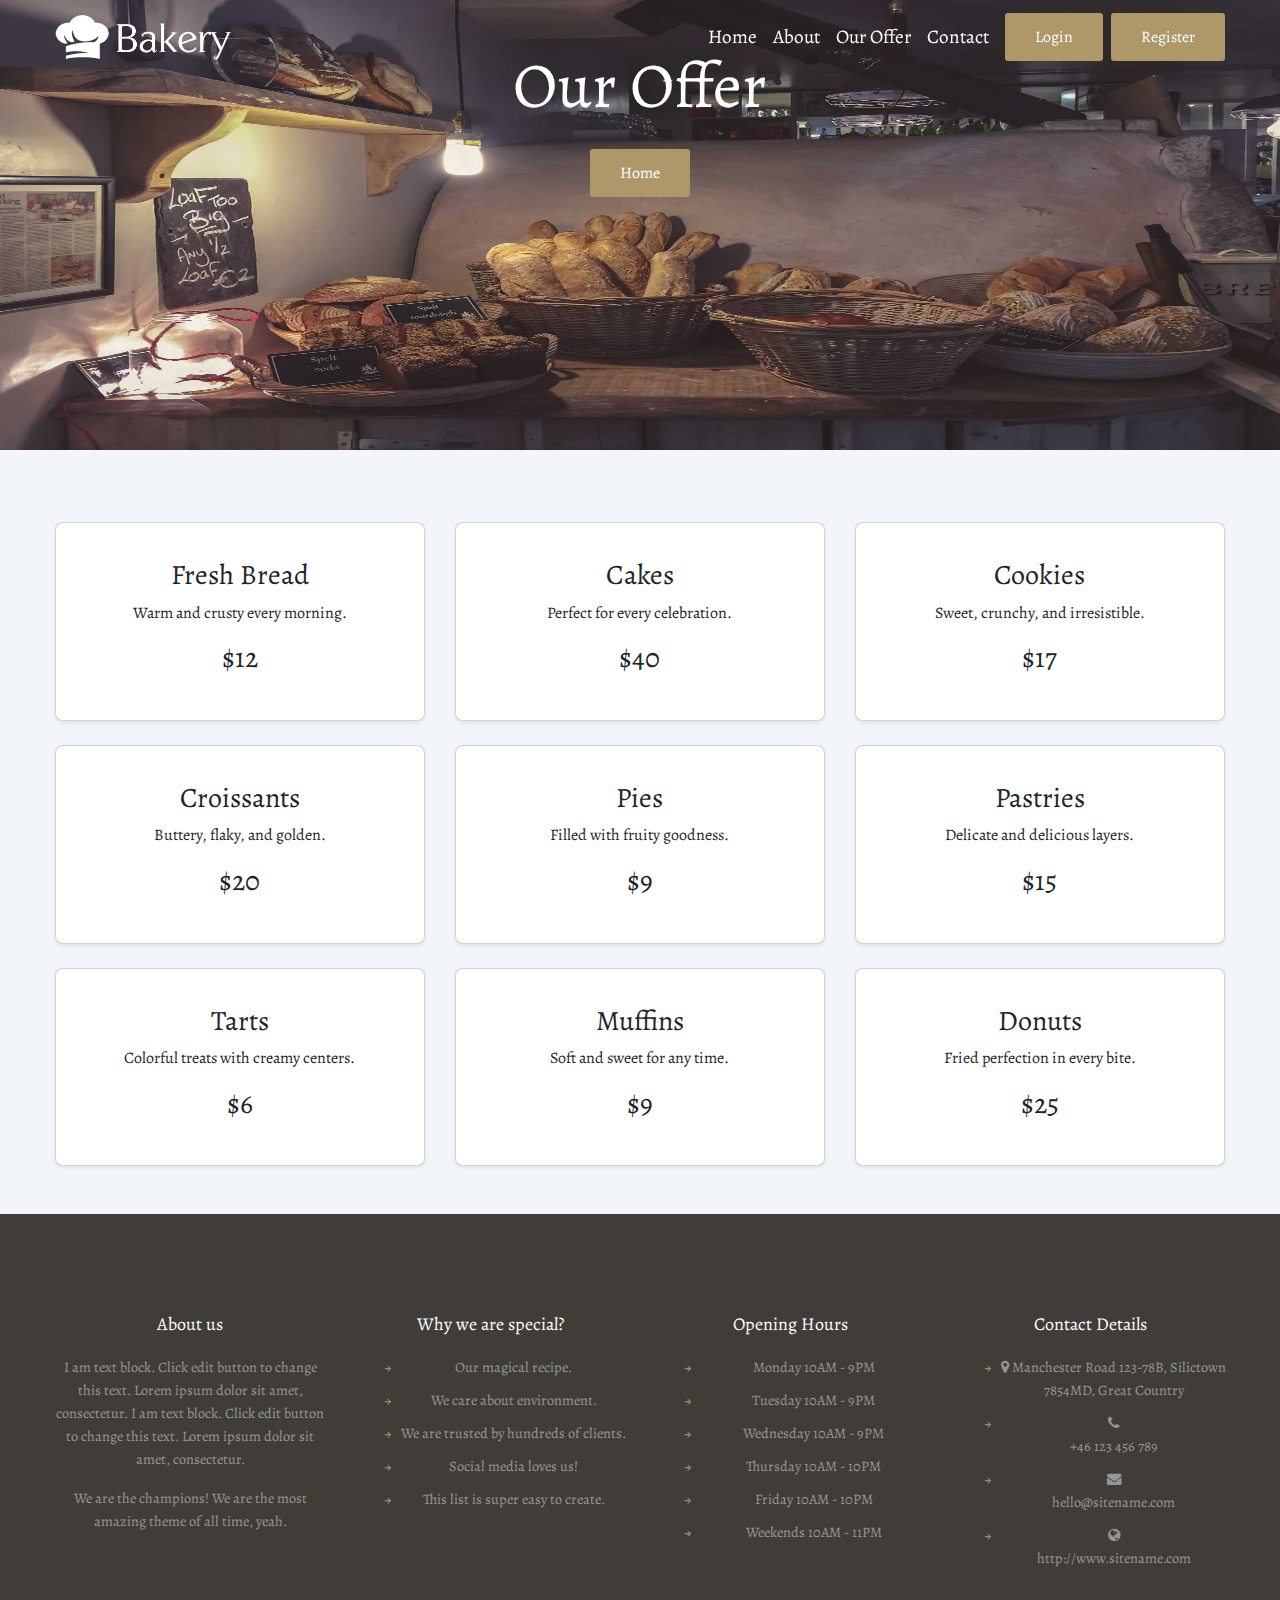
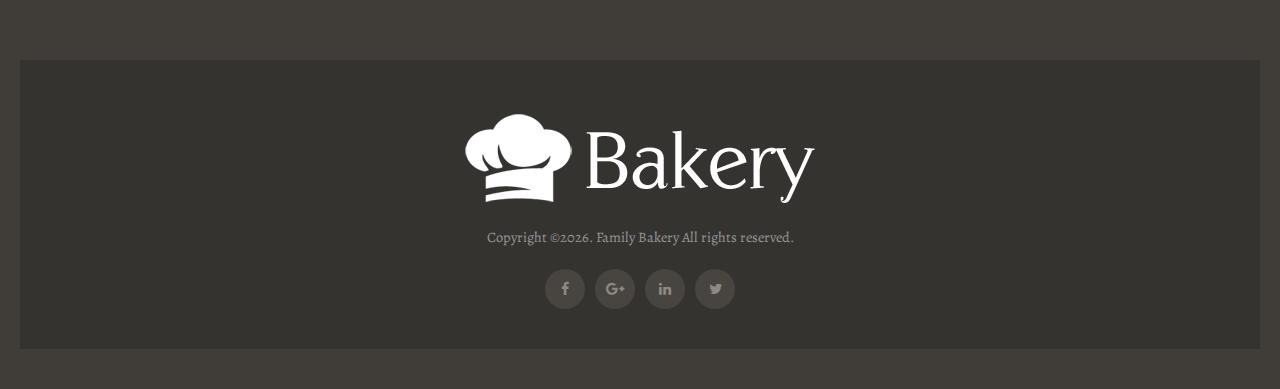
<file: assets/pages/Our Offer/offer.html>
<!DOCTYPE html>
<html lang="en">

<head>
  <meta charset="UTF-8" />
  <meta name="viewport" content="width=device-width, initial-scale=1.0" />
  <title>Our Offer</title>
  <link href="https://cdn.jsdelivr.net/npm/bootstrap@5.3.0/dist/css/bootstrap.min.css" rel="stylesheet">
  <link rel="stylesheet" href="https://cdnjs.cloudflare.com/ajax/libs/font-awesome/4.7.0/css/font-awesome.min.css">
  <link
    href="https://fonts.googleapis.com/css2?family=Alegreya:wght@400;700&family=Alegreya+Sans:wght@300;400;700&display=swap"
    rel="stylesheet">
  <link rel="stylesheet" href="../../css/style.css" />
</head>

<body>

  <header>
    <nav class="navbar navbar-expand-lg z-3 position-fixed top-0 w-100" data-header>
      <div class="container">
        <a class="navbar-brand" href="../../../index.html">
          <img src="../../../logo.png" alt="Bakery Logo" id="logo-img" class="img-fluid" style="max-height: 48px;">
        </a>
        <button class="navbar-toggler" type="button" data-bs-toggle="collapse" data-bs-target="#navbarSupportedContent"
          aria-controls="navbarSupportedContent" aria-expanded="false" aria-label="Toggle navigation">
          <span class="navbar-toggler-icon"></span>
        </button>
        <div class="collapse navbar-collapse" id="navbarSupportedContent">
          <ul class="navbar-nav ms-auto mb-2 mb-lg-0">
            <li class="nav-item">
              <a class="nav-link" aria-current="page" href="../../../index.html">Home</a>
            </li>
            <li class="nav-item">
              <a class="nav-link" href="../About/index.html">About</a>
            </li>
            <li class="nav-item">
              <a class="nav-link" href="../Our Offer/offer.html">Our Offer</a>
            </li>
            <li class="nav-item">
              <a class="nav-link" href="../Contact/content.html">Contact</a>
            </li>
          </ul>
          <div class="d-flex">
            <a href="../Sign-Login/sign.html" class="btn btn-primary ms-2">Login</a>
            <a href="../Sign-Login/sign.html" class="btn btn-secondary ms-2">Register</a>
          </div>
        </div>
      </div>
    </nav>
  </header>

  <section class="hero py-5 text-center">
    <div class="container">
      <div class="row min-vh-50 align-items-center">
        <div class="col-12">
          <h1 class="display-4 mb-4">Our Offer</h1>
          <a href="../../../index.html" class="btn btn-primary">Home</a>
        </div>
      </div>
    </div>
  </section>

  <section class="offer-section py-5">
    <div class="container">
      <div class="row g-4">
        <div class="col-sm-6 col-md-4">
          <div class="card h-100 shadow-sm">
            <div class="card-body text-center">
              <h3 class="card-title">Fresh Bread</h3>
              <p class="card-text">Warm and crusty every morning.</p>
              <h3 class="price">$12</h3>
            </div>
          </div>
        </div>
        <div class="col-sm-6 col-md-4">
          <div class="card h-100 shadow-sm">
            <div class="card-body text-center">
              <h3 class="card-title">Cakes</h3>
              <p class="card-text">Perfect for every celebration.</p>
              <h3 class="price">$40</h3>
            </div>
          </div>
        </div>
        <div class="col-sm-6 col-md-4">
          <div class="card h-100 shadow-sm">
            <div class="card-body text-center">
              <h3 class="card-title">Cookies</h3>
              <p class="card-text">Sweet, crunchy, and irresistible.</p>
              <h3 class="price">$17</h3>
            </div>
          </div>
        </div>
        <div class="col-sm-6 col-md-4">
          <div class="card h-100 shadow-sm">
            <div class="card-body text-center">
              <h3 class="card-title">Croissants</h3>
              <p class="card-text">Buttery, flaky, and golden.</p>
              <h3 class="price">$20</h3>
            </div>
          </div>
        </div>
        <div class="col-sm-6 col-md-4">
          <div class="card h-100 shadow-sm">
            <div class="card-body text-center">
              <h3 class="card-title">Pies</h3>
              <p class="card-text">Filled with fruity goodness.</p>
              <h3 class="price">$9</h3>
            </div>
          </div>
        </div>
        <div class="col-sm-6 col-md-4">
          <div class="card h-100 shadow-sm">
            <div class="card-body text-center">
              <h3 class="card-title">Pastries</h3>
              <p class="card-text">Delicate and delicious layers.</p>
              <h3 class="price">$15</h3>
            </div>
          </div>
        </div>
        <div class="col-sm-6 col-md-4">
          <div class="card h-100 shadow-sm">
            <div class="card-body text-center">
              <h3 class="card-title">Tarts</h3>
              <p class="card-text">Colorful treats with creamy centers.</p>
              <h3 class="price">$6</h3>
            </div>
          </div>
        </div>
        <div class="col-sm-6 col-md-4">
          <div class="card h-100 shadow-sm">
            <div class="card-body text-center">
              <h3 class="card-title">Muffins</h3>
              <p class="card-text">Soft and sweet for any time.</p>
              <h3 class="price">$9</h3>
            </div>
          </div>
        </div>
        <div class="col-sm-6 col-md-4">
          <div class="card h-100 shadow-sm">
            <div class="card-body text-center">
              <h3 class="card-title">Donuts</h3>
              <p class="card-text">Fried perfection in every bite.</p>
              <h3 class="price">$25</h3>
            </div>
          </div>
        </div>
      </div>
    </div>
  </section>

  <!-- Footer -->
  <footer>
    <div class="footer-main">
      <div class="container">
        <div class="row">
          <div class="col-md-3">
            <div class="footer-widget">
              <h4>About us</h4>
              <p>I am text block. Click edit button to change this text. Lorem ipsum dolor sit amet,
                consectetur. I am
                text block. Click edit button to change this text. Lorem ipsum dolor sit amet,
                consectetur.
              </p>
              <p>We are the champions! We are the most amazing theme of all time, yeah.</p>
            </div>
          </div>

          <div class="col-md-3">
            <div class="footer-widget">
              <h4>Why we are special?</h4>
              <ul>
                <li>Our magical recipe.</li>
                <li>We care about environment.</li>
                <li>We are trusted by hundreds of clients.</li>
                <li>Social media loves us!</li>
                <li>This list is super easy to create.</li>
              </ul>
            </div>
          </div>

          <div class="col-md-3">
            <div class="footer-widget">
              <h4>Opening Hours</h4>
              <ul>
                <li>Monday 10AM - 9PM</li>
                <li>Tuesday 10AM - 9PM</li>
                <li>Wednesday 10AM - 9PM</li>
                <li>Thursday 10AM - 10PM</li>
                <li>Friday 10AM - 10PM</li>
                <li>Weekends 10AM - 11PM</li>
              </ul>
            </div>
          </div>

          <div class="col-md-3">
            <div class="footer-widget">
              <h4>Contact Details</h4>
              <ul>
                <li><i class="fa fa-map-marker"></i> Manchester Road 123-78B, Silictown 7854MD, Great
                  Country</li>
                <li><i class="fa fa-phone"></i> <a href="tel:+46123456789">+46 123 456 789</a></li>
                <li><i class="fa fa-envelope"></i> <a href="mailto:hello@sitename.com">hello@sitename.com</a></li>
                <li><i class="fa fa-globe"></i> <a href="http://www.sitename.com">http://www.sitename.com</a></li>
              </ul>
            </div>
          </div>
        </div>
      </div>
    </div>

    <div class="footer-bottom">
      <div class="container">
        <div class="footer-image d-flex justify-content-center">
          <img src="../../../assets/images/footer.png" alt="Engage Bakery">
        </div>
        <p class="copyright d-flex justify-content-center">
          Copyright &copy; <span id="current-year"></span>. Family Bakery All rights reserved.
        </p>
        <script>
          document.addEventListener('DOMContentLoaded', function () {
            document.getElementById('current-year').textContent = new Date().getFullYear();
          });
        </script>

        <div class="social-icons">
          <a href="#" class="icon-facebook"><i class="fa fa-facebook"></i></a>
          <a href="#" class="icon-google-plus"><i class="fa fa-google-plus"></i></a>
          <a href="#" class="icon-linkedin"><i class="fa fa-linkedin"></i></a>
          <a href="#" class="icon-twitter"><i class="fa fa-twitter"></i></a>
        </div>
      </div>
    </div>
  </footer>

  <script src="https://cdn.jsdelivr.net/npm/bootstrap@5.3.0/dist/js/bootstrap.bundle.min.js"></script>
  <script src="../../js/script.js"></script>
</body>

</html>
</file>
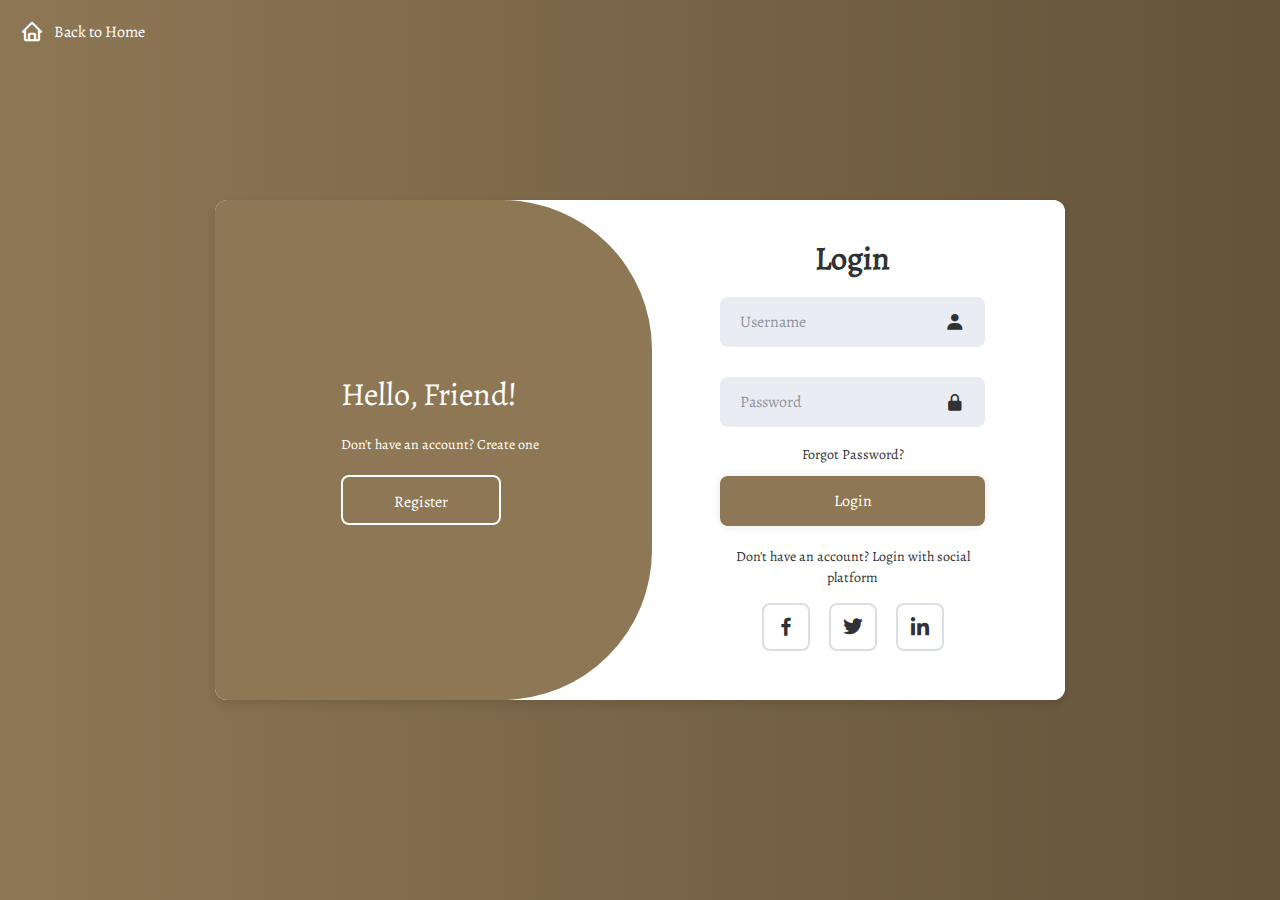
<file: assets/pages/Sign-Login/sign.html>
<!DOCTYPE html>
<html lang="en">

<head>
    <meta charset="UTF-8">
    <meta name="viewport" content="width=device-width, initial-scale=1.0">
    <title>Sign in - Engage Bakery</title>
    <link href='https://unpkg.com/boxicons@2.1.4/css/boxicons.min.css' rel='stylesheet'>
    <link rel="stylesheet" href="../../css/sign.css">
</head>

<body>
    <a href="../../../index.html" class="back-to-home">
        <i class='bx bx-home'></i>
        <span>Back to Home</span>
    </a>
    <div class="container">
        <div class="form-box login">
            <form action="">
                <h2>Login</h2>
                <div class="input-box">
                    <input type="text" placeholder="Username" required>
                    <i class='bx bxs-user'></i>
                </div>
                <div class="input-box">
                    <input type="password" placeholder="Password" required>
                    <i class='bx bxs-lock-alt'></i>
                </div>
                <div class="forgot-link">
                    <a href="#">Forgot Password?</a>
                </div>
                <button type="submit" class="btn">Login</button>
                <p>Don't have an account? Login with social platform </p>
                <div class="social-icons">
                    <a href="#"><i class='bx bxl-facebook'></i></a>
                    <a href="#"><i class='bx bxl-twitter'></i></a>
                    <a href="#"><i class='bx bxl-linkedin'></i></a>
                </div>
            </form>
        </div>
        <div class="form-box registeration">
            <form action="">
                <h2>Register</h2>
                <div class="input-box">
                    <input type="text" placeholder="Username" required>
                    <i class='bx bxs-user'></i>
                </div>
                <div class="input-box">
                    <input type="email" placeholder="Email" required>
                    <i class='bx bxs-envelope'></i>
                </div>
                <div class="input-box">
                    <input type="password" placeholder="Password" required>
                    <i class='bx bxs-lock-alt'></i>
                </div>
                <button type="submit" class="btn">Register</button>
                <p>Already have an account? Sign up with social platform</p>
                <div class="social-icons">
                    <a href="#"><i class='bx bxl-facebook'></i></a>
                    <a href="#"><i class='bx bxl-twitter'></i></a>
                    <a href="#"><i class='bx bxl-linkedin'></i></a>
                </div>
            </form>
        </div>

        <div class="toggle-box">
            <div class="toggle-pannel toggle-left">
                <div class="toggle-text">
                    <h2>Hello, Friend!</h2>
                    <p>Don't have an account? Create one</p>
                    <button class="btn register-btn">Register</button>
                </div>
            </div>
            <div class="toggle-pannel toggle-right">
                <div class="toggle-text">
                    <h2>Welcome Back!</h2>
                    <p>Already have an account? Sign in</p>
                    <button class="btn login-btn">Login</button>
                </div>
            </div>
        </div>
    </div>
    <script src="../../js/sign.js"></script>
</body>

</html>
</file>
<file: assets/css/style.css>
@import url("./bootstrap.min.css");
@import url("./font.css");

/*-----------------------------------*\
  #CUSTOM PROPERTY
\*-----------------------------------*/
:root {
  /* Colors */
  --white: #ffffff;
  --yellow: #f6bd26;
  --primary-100: #8e7754;
  --primary-90: #806b4c;
  --primary-80: #725f43;
  --primary-70: #64533b;
  --primary-40: #392f21;
  --primary-20: #1d1711;
  --secondary-100: #8e7754;
  --secondary-90: #806b4c;
  --secondary-80: #725f43;
  --secondary-70: #64533b;
  --secondary-40: #392f21;
  --secondary-20: #1d1711;
  --neutral-100: #fafcff;
  --neutral-98: #f2f5fa;
  --neutral-95: #e9ecf2;
  --neutral-90: #dadfe5;
  --neutral-80: #c2c6cc;
  --neutral-60: #919499;
  --neutral-50: #797c80;
  --neutral-40: #616366;
  --neutral-30: #494a4d;
  --neutral-20: #303133;
  --neutral-10: #18191a;
  --neutral-5: #0c0c0d;
  --error-100: #ff2134;
  /* ### Typography */

  /* Font family */
  --font-primary: "Alegreya-Regular", sans-serif !important;
  --font-secondary: "NotoSansArabic-Regular", sans-serif;

  /* Font size */
  --fs-base: 62.5%;
  --fs-headline-large: 3.6rem;
  --fs-headline-medium: 2.8rem;
  --fs-headline-small: 2.8rem;
  --fs-title-large: 2.2rem;
  --fs-title-medium: 2rem;
  --fs-title-small: 1.8rem;
  --fs-body-large: 1.6rem;
  --fs-body-medium: 1.6rem;
  --fs-label-large: 1.6rem;
  --fs-label-medium: 1.4rem;

  /* Line height */

  --lh-headline-large: 44px;
  --lh-headline-medium: 36px;
  --lh-headline-small: 36px;
  --lh-title-large: 28px;
  --lh-title-medium: 24px;
  --lh-title-small: 24px;
  --lh-body-large: 24px;
  --lh-body-medium: 24px;
  --lh-label-large: 24px;
  --lh-label-medium: 20px;

  /* Font weight */
  --weight-bold: 700;
  --weight-semiBold: 600;
  --weight-regular: 400;

  /* Dradient */
  --gradient: linear-gradient(270deg, #0f4392 0%, #001d3d 100%);

  /* Letter spacing */
  --traking-n-025: -0.25px;
  --traking-p-05: 0.5px;

  /* ### Border Radius */

  --radius-small: 8px;
  --radius-medium: 12px;
  --radius-large: 16px;
  --radius-extra-large: 32px;
  --radius-full: 1000px;
  --radius-circle: 50%;

  /* ### Box Shadow */
  --shadow-1: 0px 2px 4px 0px #00000033;
  --shadow-2: 0px 5px 10px 0px #0000000d;
  --shadow-3: 0px 5px 10px 0px #00000033;
  --shadow-4: 0px 10px 20px 0px #0000001a;

  /* ### Transition */
  --transition-easing-quick: cubic-bezier(0, 0.7, 0.3, 1);
  --transition-duration-quick: 200ms;
  --transition-duration-smooth: 500ms;
}

/*-----------------------------------*\
  #RESET
\*-----------------------------------*/
*::after,
*::before {
  margin: 0;
  padding: 0;
  box-sizing: border-box;
}
li {
  list-style: none;
}
a,
img,
span,
input,
select,
button {
  display: block;
}
a {
  color: inherit;
  text-decoration: none;
}
img {
  height: auto;
}
input,
select,
button {
  border: none;
  background-color: none;
  font: inherit;
}
button {
  cursor: pointer;
}
input,
select {
  width: 100%;
  outline: none;
}
address {
  font-style: normal;
  line-height: 1.6;
}
select {
  appearance: none;
  --webkit-appearance: none;
  --moz-appearance: none;
}
html {
  scroll-behavior: smooth;
  font-family: var(--font-primary) !important;
}
body {
  background-color: var(--neutral-98);
  font-family: var(--font-primary) !important;
  color: var(--neutral-5);
  line-height: var(--lh-body-medium);
}
.nav-link {
  font-size: 1.2rem;
  font-weight: 500;
  color: var(--neutral-100);
  text-decoration: none;
  transition: color 0.3s ease;
}
.nav-link:hover {
  color: var(--primary-100);
}
.navbar.active {
  background-color: var(--neutral-98);
  color: var(--neutral-10);
  box-shadow: 0 2px 4px 0 rgba(0, 0, 0, 0.1);
  transition: all 0.3s ease;
}
.navbar.active .nav-link {
  color: var(--neutral-10);
}

.navbar.active .nav-link:hover {
  color: var(--primary-100);
}

::-webkit-scrollbar {
  width: 12px;
}
::-webkit-scrollbar-track {
  background-color: var(--neutral-90);
}
::-webkit-scrollbar-thumb {
  background-color: var(--neutral-30);
  border-radius: 4px;
  cursor: pointer;
}
/*-----------------------------------*\
  #HOME
\*-----------------------------------*/
.home {
  background-image: url("../images/mainImg.jpg");
  background-size: cover;
  background-position: center;
  height: 90vh;
  display: flex;
  align-items: center;
  justify-content: center;
  text-align: center;
  color: white;
}

.home h1 {
  font-size: 4rem;
  margin: 0;
}

.home p {
  font-size: 1.2rem;
  max-width: 600px;
  margin: 20px auto;
}

.section {
  padding: 60px 40px;
  text-align: center;
}

.section h2 {
  font-size: 2.5rem;
  margin-bottom: 30px;
}

.section p {
  font-size: 1.1rem;
  max-width: 700px;
  margin: 0 auto 20px;
}

.grid {
  display: grid;
  grid-template-columns: repeat(auto-fit, minmax(250px, 1fr));
  gap: 20px;
  padding: 0 40px;
}

.card {
  background: #fff;
  padding: 20px;
  border-radius: 8px;
  box-shadow: 0 2px 10px rgba(0, 0, 0, 0.1);
}

.card img {
  width: 100%;
  border-radius: 8px;
  height: 200px;
  object-fit: cover;
}

.about-two-column {
  display: flex;
  flex-wrap: wrap;
  gap: 40px;
  align-items: center;
  justify-content: center;
  padding: 60px 40px;
  text-align: left;
}

.about-two-column img {
  width: 100%;
  max-width: 500px;
  border-radius: 8px;
}

.about-two-column .text {
  flex: 1;
  max-width: 600px;
}

.about-two-column ul {
  list-style: none;
  padding-left: 0;
}

.about-two-column ul li {
  margin-bottom: 15px;
  font-size: 1.05rem;
  display: flex;
  align-items: center;
}

.about-two-column ul li i {
  color: #b48a78;
  margin-right: 10px;
  font-size: 1.2rem;
}

footer {
  background: #403d38;
  color: #fff;
  text-align: center;
  padding: 40px 20px;
  font-size: 0.9rem;
}
/*-----------------------------------*\
  #ABOUT
\*-----------------------------------*/
.hero-section {
  background-color: #f8f5f2;
  padding: 80px 0;
  margin: 40px 0;
}

.hero-section h1 {
  color: var(--primary-100);
  margin-bottom: 20px;
}

.hero-section .lead {
  color: var(--neutral-40);
  font-size: 1.2rem;
  margin-bottom: 30px;
}

.our-history p {
  font-size: 1.2rem;
  margin-bottom: 30px;
  color: var(--neutral-40);
}

.hero-section img {
  box-shadow: 0 10px 20px rgba(0, 0, 0, 0.1);
  transition: transform 0.3s ease;
}

.hero-section img:hover {
  transform: scale(1.02);
}

.our-history {
  padding: 60px 0;
}

.section-title {
  color: var(--primary-100);
  font-size: 2.5rem;
  margin-bottom: 30px;
  position: relative;
  display: inline-block;
}

.section-title:after {
  content: "";
  position: absolute;
  bottom: -10px;
  left: 50%;
  transform: translateX(-50%);
  width: 80px;
  height: 3px;
  background-color: var(--primary-70);
}

.our-team {
  padding: 60px 0;
}

.team-card {
  border: none;
  border-radius: 12px;
  overflow: hidden;
  box-shadow: 0 5px 15px rgba(0, 0, 0, 0.08);
  transition: transform 0.3s ease, box-shadow 0.3s ease;
}

.team-card:hover {
  transform: translateY(-5px);
  box-shadow: 0 10px 25px rgba(0, 0, 0, 0.15);
}

.team-card img {
  height: 250px;
  object-fit: cover;
}

.team-card .card-title {
  color: var(--primary-100);
  font-weight: 600;
}

.testimonials {
  padding: 60px 0;
  background-color: #f8f5f2;
}

.testimonial-card {
  height: 100%;
  transition: transform 0.3s ease;
}

.testimonial-card:hover {
  transform: translateY(-5px);
}

.testimonial-content p {
  font-style: italic;
  color: var(--neutral-30);
}

.contact-cta {
  background: linear-gradient(to right, var(--primary-100), var(--primary-70));
}

.contact-cta h2 {
  font-size: 2rem;
  margin-bottom: 10px;
}

.contact-cta .btn-light:hover {
  background-color: var(--white);
  color: var(--primary-100);
  transform: translateY(-3px);
  box-shadow: 0 5px 15px rgba(0, 0, 0, 0.1);
}

/*-----------------------------------*\
  #OUR OFFER
\*-----------------------------------*/
div {
  text-align: center;
}

.hero {
  background-image: url(../images/bakery.jpg);
  background-repeat: no-repeat;
  background-position: center;
  background-size: 100% 100%;
  text-align: center;
  height: 50vh;
  padding: 80px 20px;
}

.hero h1 {
  font-size: 64px;
  color: white;
}
.offer-grid {
  display: grid;
  grid-template-columns: repeat(auto-fit, minmax(280px, 1fr));
  gap: 30px;
  padding: 40px 20px;
  max-width: 1200px;
  margin: auto;
}

.offer-box {
  background-color: white;
  border-radius: 12px;
  box-shadow: 0 8px 16px rgba(0, 0, 0, 0.08);
  overflow: hidden;
  transition: transform 0.3s ease;
  text-align: center;
  padding: 20px;
}
.offer-box h3 {
  margin-top: 15px;
  font-size: 1.5rem;
}

.offer-box p {
  color: #666;
}
.OUR-OFFER-BUTTON {
  background-color: var(--primary-100);
  color: white;
  padding: 10px 20px;
  border-radius: 5px;
  text-decoration: none;
  font-size: 1.5rem;
  font-weight: 600;
  transition: background-color 0.3s ease;
}

/*-----------------------------------*\
  #CONTACT US
\*-----------------------------------*/
/* Reset and Base Styles */
* {
  margin: 0;
  padding: 0;
  box-sizing: border-box;
}

body {
  font-family: "Alegreya Sans", sans-serif;
  color: #333;
  line-height: 1.6;
}

h1,
h2,
h3,
h4,
h5,
h6 {
  font-family: "Alegreya", serif;
  font-weight: 400;
}

a {
  text-decoration: none;
  color: inherit;
}

ul {
  list-style: none;
}

.container {
  width: 100%;
  max-width: 1200px;
  margin: 0 auto;
  padding: 0 15px;
}

.btn {
  display: inline-block;
  padding: 12px 30px;
  background-color: #ae9768;
  color: white;
  border: none;
  border-radius: 3px;
  font-size: 16px;
  cursor: pointer;
  transition: background-color 0.3s;
}

.btn:hover {
  background-color: #5d5851;
}
/* Page Title Section */
.page-title {
  height: 290px;
  position: relative;
  display: flex;
  align-items: center;
  justify-content: center;
  text-align: center;
  color: white;
  background: url("../images/mainImg.jpg") center/cover no-repeat;
}

.page-title::before {
  content: "";
  position: absolute;
  top: 0;
  left: 0;
  width: 100%;
  height: 100%;
  background-color: rgba(0, 0, 0, 0.2);
}

.page-title h1 {
  font-size: 56px;
  position: relative;
  z-index: 1;
}

.breadcrumbs {
  position: relative;
  z-index: 1;
  margin-top: 15px;
}

.breadcrumbs ul {
  display: flex;
  justify-content: center;
}

.breadcrumbs li {
  margin: 0 5px;
  color: #969696;
}

.breadcrumbs li:not(:last-child)::after {
  content: "/";
  margin-left: 10px;
}

/* Contact Form Section */
.contact-section {
  padding: 80px 0 45px;
}

.row {
  display: flex;
  flex-wrap: wrap;
  margin: 0 -15px;
}

.col-md-6,
.col-md-8,
.col-md-4 {
  padding: 0 15px;
}

.col-md-6 {
  width: 50%;
}

.col-md-8 {
  width: 66.66%;
}

.col-md-4 {
  width: 33.33%;
}

.contact-form-holder {
  margin-top: 30px;
}

.form-control {
  width: 100%;
  padding: 12px 15px;
  margin-bottom: 20px;
  border: 1px solid #ddd;
  border-radius: 3px;
  font-size: 16px;
}

textarea.form-control {
  min-height: 150px;
}

/* Contact Info Section */
.icon-list {
  margin-top: 30px;
}

.icon-list li {
  display: flex;
  align-items: center;
  margin-bottom: 20px;
}

.icon-list i {
  width: 40px;
  height: 40px;
  background-color: #ae9768;
  color: white;
  border-radius: 50%;
  display: flex;
  align-items: center;
  justify-content: center;
  margin-right: 15px;
}

/* Map Section */
.map-section {
  height: 540px;
  margin-top: 30px;
}

#google-map {
  width: 100%;
  height: 100%;
}

/* Footer Styles */
footer {
  background-color: #403d38;
  color: #969696;
}

.footer-main {
  padding: 60px 0;
}

.footer-widget {
  margin-bottom: 30px;
}

.footer-widget h4 {
  color: white;
  font-size: 18px;
  margin-bottom: 20px;
}

.footer-widget ul li {
  margin-bottom: 10px;
  position: relative;
  padding-left: 15px;
}

.footer-widget ul li::before {
  content: "→";
  position: absolute;
  left: 0;
  color: #ae9768;
}

.footer-bottom {
  background-color: #353330;
  padding: 50px 0 40px;
  text-align: center;
}

.footer-bottom img {
  margin-bottom: 20px;
}

.social-icons {
  display: flex;
  justify-content: center;
  margin-top: 20px;
}

.social-icons a {
  width: 40px;
  height: 40px;
  background-color: #484540;
  color: #8c8a86;
  border-radius: 50%;
  display: flex;
  align-items: center;
  justify-content: center;
  margin: 0 5px;
  transition: all 0.3s;
}

.social-icons a:hover {
  background-color: #ae9768;
  color: white;
}

/*-----------------------------------*\
  #MEDIA QUERIES
\*-----------------------------------*/

@media (max-width: 992px) {
  .col-md-6,
  .col-md-8,
  .col-md-4 {
    width: 100%;
  }

  nav ul {
    display: none;
  }

  .mobile-menu-btn {
    display: block;
  }
}
</file>
<file: assets/css/sign.css>
@import url("./bootstrap.min.css");
@import url("./font.css");

/*-----------------------------------*\
  #CUSTOM PROPERTY
\*-----------------------------------*/
:root {
  /* Colors */
  --white: #ffffff;
  --yellow: #f6bd26;
  --primary-100: #8e7754;
  --primary-90: #806b4c;
  --primary-80: #725f43;
  --primary-70: #64533b;
  --primary-40: #392f21;
  --primary-20: #1d1711;
  --secondary-100: #8e7754;
  --secondary-90: #806b4c;
  --secondary-80: #725f43;
  --secondary-70: #64533b;
  --secondary-40: #392f21;
  --secondary-20: #1d1711;
  --neutral-100: #fafcff;
  --neutral-98: #f2f5fa;
  --neutral-95: #e9ecf2;
  --neutral-90: #dadfe5;
  --neutral-80: #c2c6cc;
  --neutral-60: #919499;
  --neutral-50: #797c80;
  --neutral-40: #616366;
  --neutral-30: #494a4d;
  --neutral-20: #303133;
  --neutral-10: #18191a;
  --neutral-5: #0c0c0d;
  --error-100: #ff2134;
  /* ### Typography */

  /* Font family */
  --font-primary: "Alegreya-Regular", sans-serif !important;
  --font-secondary: "NotoSansArabic-Regular", sans-serif;

  /* Font size */
  --fs-base: 62.5%;
  --fs-headline-large: 3.6rem;
  --fs-headline-medium: 2.8rem;
  --fs-headline-small: 2.8rem;
  --fs-title-large: 2.2rem;
  --fs-title-medium: 2rem;
  --fs-title-small: 1.8rem;
  --fs-body-large: 1.6rem;
  --fs-body-medium: 1.6rem;
  --fs-label-large: 1.6rem;
  --fs-label-medium: 1.4rem;

  /* Line height */

  --lh-headline-large: 44px;
  --lh-headline-medium: 36px;
  --lh-headline-small: 36px;
  --lh-title-large: 28px;
  --lh-title-medium: 24px;
  --lh-title-small: 24px;
  --lh-body-large: 24px;
  --lh-body-medium: 24px;
  --lh-label-large: 24px;
  --lh-label-medium: 20px;

  /* Font weight */
  --weight-bold: 700;
  --weight-semiBold: 600;
  --weight-regular: 400;

  /* Dradient */
  --gradient: linear-gradient(270deg, #0f4392 0%, #001d3d 100%);

  /* Letter spacing */
  --traking-n-025: -0.25px;
  --traking-p-05: 0.5px;

  /* ### Border Radius */

  --radius-small: 8px;
  --radius-medium: 12px;
  --radius-large: 16px;
  --radius-extra-large: 32px;
  --radius-full: 1000px;
  --radius-circle: 50%;

  /* ### Box Shadow */
  --shadow-1: 0px 2px 4px 0px #00000033;
  --shadow-2: 0px 5px 10px 0px #0000000d;
  --shadow-3: 0px 5px 10px 0px #00000033;
  --shadow-4: 0px 10px 20px 0px #0000001a;

  /* ### Transition */
  --transition-easing-quick: cubic-bezier(0, 0.7, 0.3, 1);
  --transition-duration-quick: 200ms;
  --transition-duration-smooth: 500ms;
}

* {
  margin: 0;
  padding: 0;
  box-sizing: border-box;
  font-family: var(--font-primary, "Poppins", sans-serif);
}

body {
  display: flex;
  justify-content: center;
  align-items: center;
  min-height: 100vh;
  background: linear-gradient(to right, var(--primary-100), var(--primary-70));
}

.back-to-home {
  position: absolute;
  top: 20px;
  left: 20px;
  display: flex;
  align-items: center;
  gap: 10px;
  text-decoration: none;
  color: var(--white);
}

.back-to-home i {
  font-size: 24px;
  color: var(--white);
}

.back-to-home span {
  font-size: 16px;
  color: var(--white);
}

.container {
  position: relative;
  width: 850px;
  height: 500px;
  background: var(--white);
  border-radius: 12px;
  overflow: hidden;
  box-shadow: 0 5px 10px rgba(0, 0, 0, 0.1);
}

.container .form-box {
  position: absolute;
  right: 0;
  width: 50%;
  height: 100%;
  background: var(--white);
  display: flex;
  align-items: center;
  justify-content: center;
  color: var(--neutral-20);
  text-align: center;
  padding: 40px;
  z-index: 1;
  transition: all 0.5s ease-in-out;
}

.container.active .form-box {
  right: 50%;
}

form {
  width: 100%;
  padding: 40px;
}

.form-box h2 {
  font-size: 32px;
  font-weight: 600;
  margin: -10px;
}

.form-box .input-box {
  position: relative;
  margin: 30px 0;
  width: 100%;
  height: 50px;
  display: flex;
  align-items: center;
  justify-content: center;
}

.input-box input {
  width: 100%;
  background-color: var(--neutral-95);
  border-radius: 8px;
  border: none;
  outline: none;
  font-size: 16px;
  font-weight: 500;
  padding: 13px 50px 13px 20px;
}

.input-box input::placeholder {
  color: var(--neutral-60);
  font-weight: 400;
}

.input-box i {
  position: absolute;
  right: 20px;
  top: 50%;
  transform: translateY(-50%);
  cursor: pointer;
  color: var(--neutral-20);
  font-size: 20px;
}

.input-box input[type="submit"] {
  background: var(--primary-100);
}
.forgot-link {
  margin: -15px 0 10px;
}

.forgot-link a {
  color: var(--neutral-20);
  font-size: 14px;
  font-weight: 500;
  text-decoration: none;
}
.btn {
  width: 100%;
  height: 50px;
  background-color: var(--primary-100);
  border-radius: 8px;
  box-shadow: 0 0px 10px rgba(0, 0, 0, 0.1);
  border: none;
  outline: none;
  font-size: 16px;
  font-weight: 500;
  padding: 13px;
  cursor: pointer;
  color: var(--white);
}
.container p {
  font-size: 14px;
  font-weight: 500;
  text-align: center;
  margin: 20px 0 15px;
  overflow: hidden;
}
.social-icons a {
  display: inline-flex;
  padding: 10px;
  border-radius: 8px;
  border: 2px solid var(--neutral-90);
  font-size: 24px;
  margin: 0 8px;
  text-decoration: none;
  color: var(--neutral-20);
  transition: 0.3s;
}
.social-icons a:hover {
  background: var(--primary-100);
  color: var(--white);
}
.form-box.registeration {
  visibility: hidden;
}
.container.active .form-box.registeration {
  visibility: visible;
}
.toggle-box {
  position: absolute;
  width: 100%;
  height: 100%;
}

.toggle-box::before {
  content: "";
  position: absolute;
  top: 0;
  left: -250%;
  width: 300%;
  height: 100%;
  background: var(--primary-100);
  border-radius: 150px;
  z-index: 2;
  transition: 1.5s ease-in-out;
}

.container.active .toggle-box::before {
  left: 50%;
}

.toggle-pannel {
  position: absolute;
  width: 50%;
  height: 100%;
  /* background: var(--primary-100); */
  color: var(--white);
  display: flex;
  align-items: center;
  justify-content: center;
  z-index: 2;
  transition: 0.5s ease-in-out;
}

.toggle-pannel.toggle-left {
  left: 0;
  transition-delay: 1.2s;
}
.container.active .toggle-pannel.toggle-left {
  left: -50%;
  transition-delay: 0.6s;
}
.toggle-pannel.toggle-right {
  right: -50%;
  transition-delay: 0.6s;
}
.container.active .toggle-pannel.toggle-right {
  right: 0;
  transition-delay: 1.2s;
}

.toggle-pannel p {
  margin-bottom: 20px;
}
.toggle-pannel .btn {
  width: 160px;
  height: 50px;
  background: transparent;
  border: 2px solid var(--white);
  box-shadow: none;
  color: var(--white);
}
.container.active .toggle-pannel .btn {
  background: transparent;
}
.toggle-right {
  right: -50%;
}
</file>
